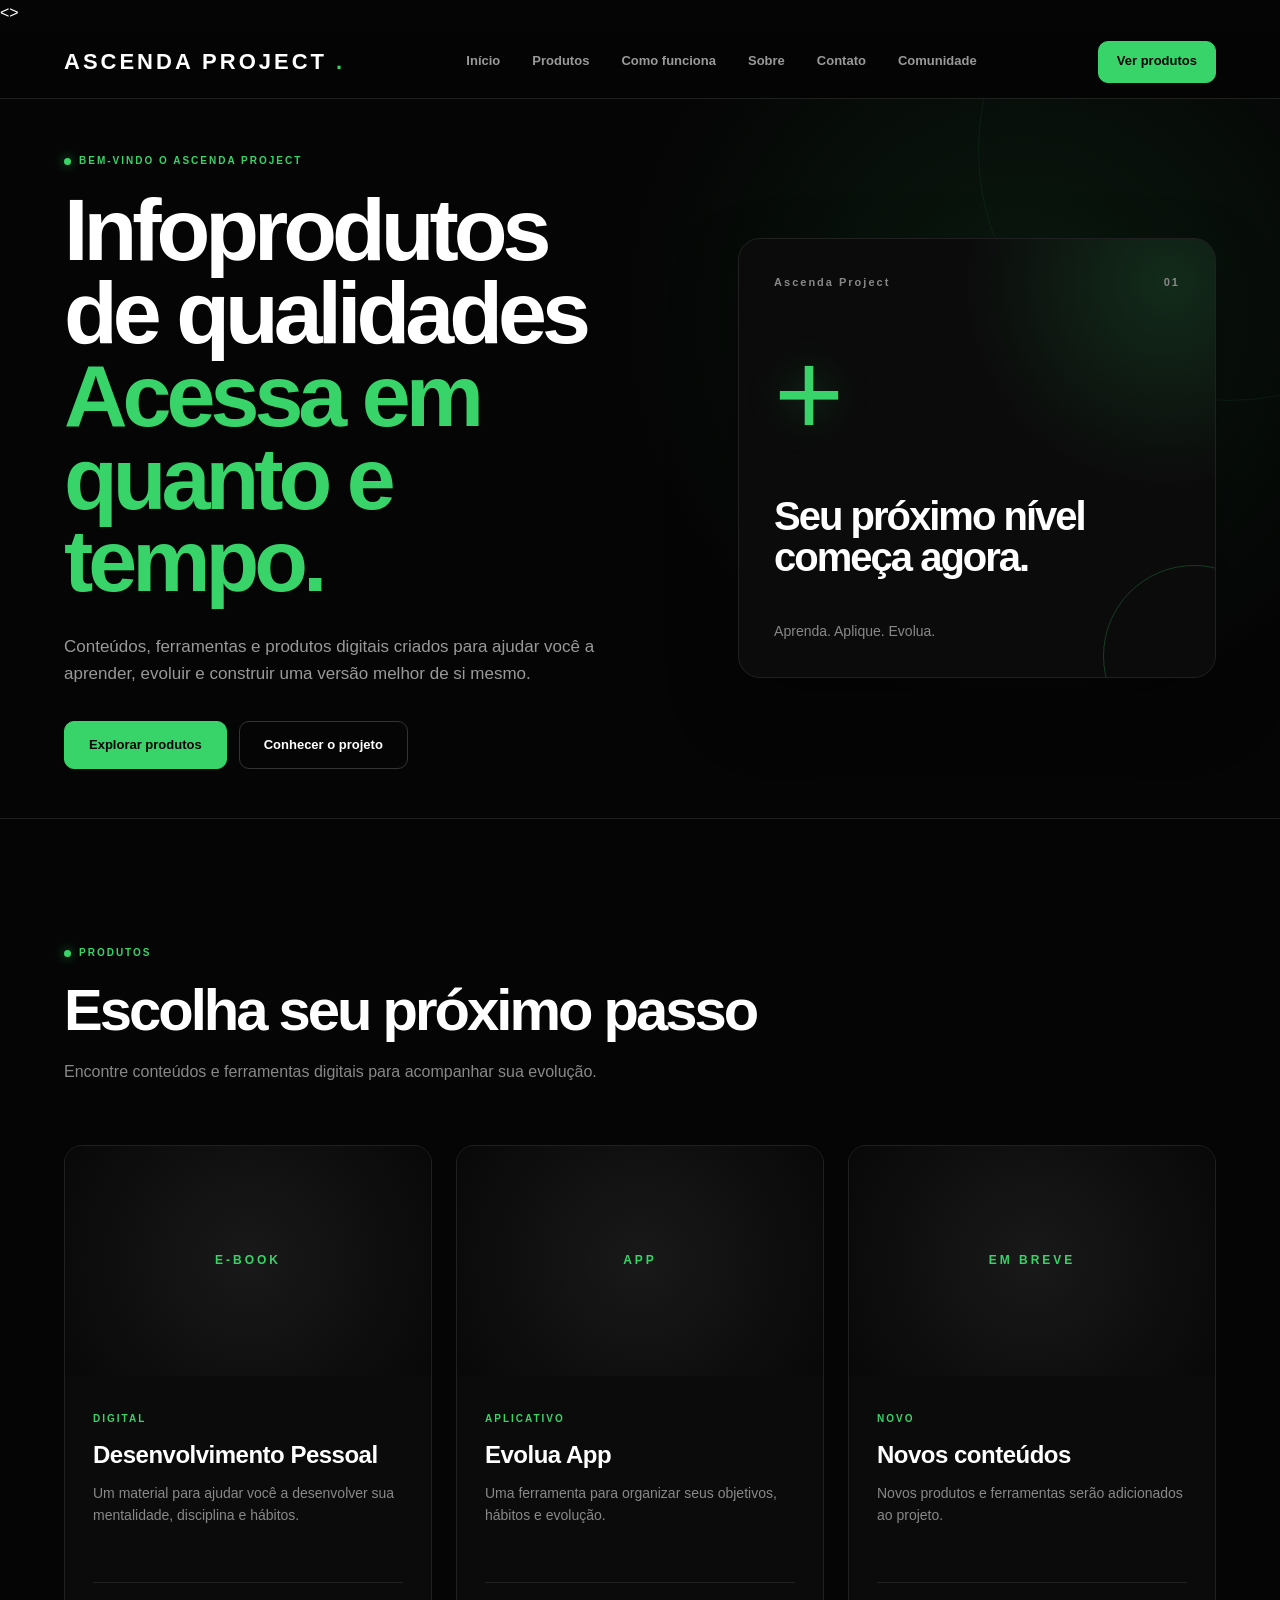
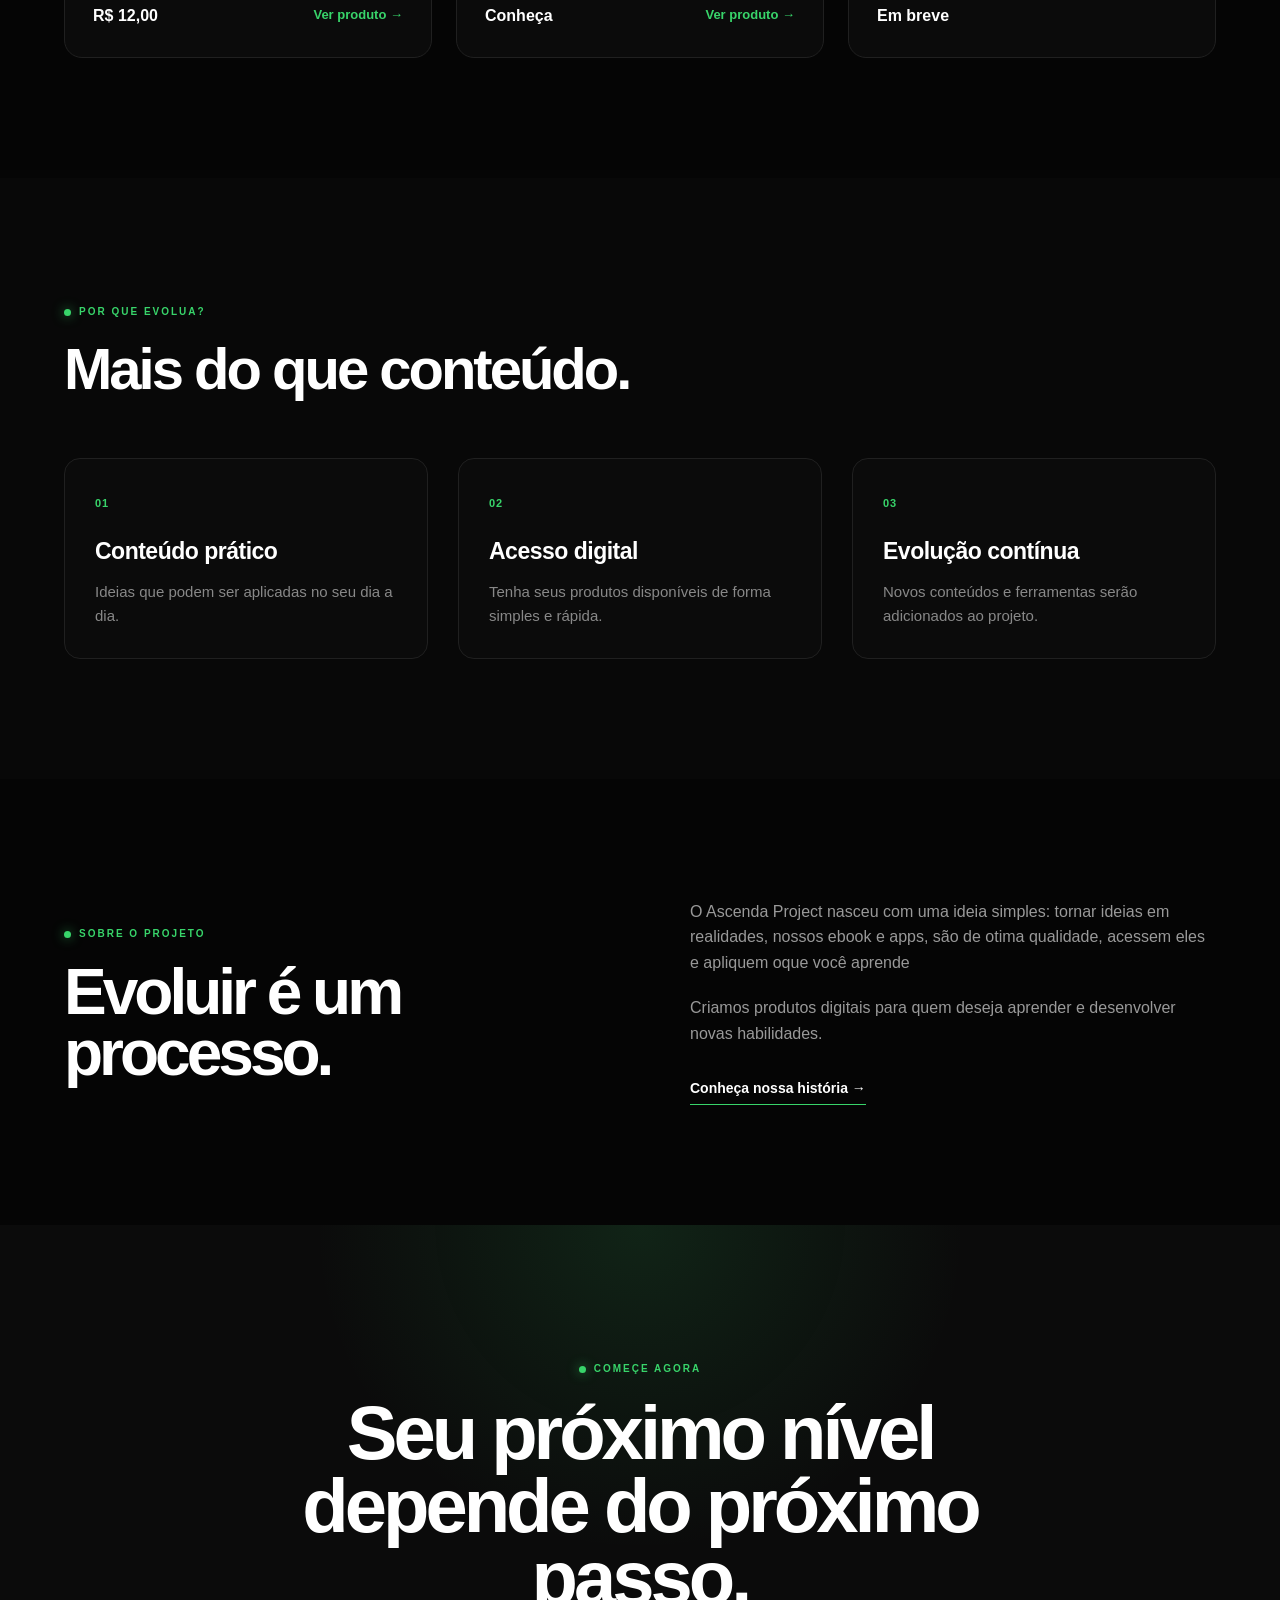
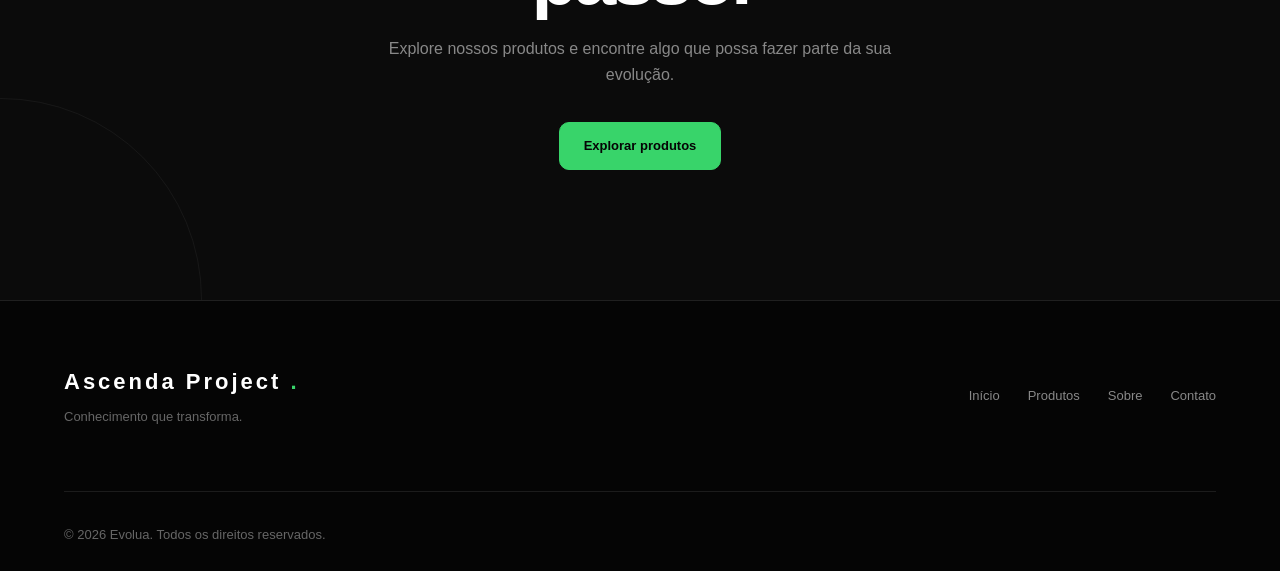
<file: index.html>
<!DOCTYPE html>
<html lang="pt-BR">
<head>
    <meta charset="UTF-8">
    <meta name="viewport" content="width=device-width, initial-scale=1.0">

    <title>Evolua | Infoprodutos</title>

    <meta name="description" content="Conteúdos e ferramentas digitais para ajudar você a evoluir.">

    <link rel="stylesheet" href="index.css">
    <<link rel="stylesheet" href="responsivo.css">>
</head>

<body>

    <!-- HEADER -->
    <header class="header">
        <div class="container nav">

            <a href="index.html" class="logo">
                ASCENDA PROJECT
            </a>

            <nav>
                <a href="index.html">Início</a>
                <a href="produtos.html">Produtos</a>
                <a href="como.html">Como funciona</a>
                <a href="descrição.html">Sobre</a>
                <a href="contato.html">Contato</a>
                <a href="comunidade.html">Comunidade</a>
            </nav>

            <a href="produtos.html" class="btn btn-small">
                Ver produtos
            </a>

        </div>
    </header>


    <!-- HERO -->
    <main>

        <section class="hero">

            <div class="container hero-content">

                <div class="hero-text">

                    <span class="tag">
                        Bem-vindo o Ascenda Project
                    </span>

                    <h1>
                        Infoprodutos de qualidades
                        <span>Acessa em quanto e tempo.</span>
                    </h1>

                    <p>
                        Conteúdos, ferramentas e produtos digitais
                        criados para ajudar você a aprender, evoluir
                        e construir uma versão melhor de si mesmo.
                    </p>

                    <div class="hero-buttons">

                        <a href="produtos.html" class="btn">
                            Explorar produtos
                        </a>

                        <a href="#sobre" class="btn btn-outline">
                            Conhecer o projeto
                        </a>

                    </div>

                </div>

                <div class="hero-card">

                    <div class="card-top">
                        <span>Ascenda Project</span>
                        <span>01</span>
                    </div>

                    <div class="hero-symbol">
                        +
                    </div>

                    <h2>
                        Seu próximo nível
                        começa agora.
                    </h2>

                    <p>
                        Aprenda. Aplique. Evolua.
                    </p>

                </div>

            </div>

        </section>


        <!-- PRODUTOS -->
        <section class="products">

            <div class="container">

                <div class="section-title">

                    <span class="tag">
                        PRODUTOS
                    </span>

                    <h2>
                        Escolha seu próximo passo
                    </h2>

                    <p>
                        Encontre conteúdos e ferramentas digitais
                        para acompanhar sua evolução.
                    </p>

                </div>


                <div class="products-grid">

                    <!-- PRODUTO 1 -->
                    <article class="product-card">

                        <div class="product-image">
                            <span>E-BOOK</span>
                        </div>

                        <div class="product-content">

                            <span class="product-type">
                                DIGITAL
                            </span>

                            <h3>
                                Desenvolvimento Pessoal
                            </h3>

                            <p>
                                Um material para ajudar você a
                                desenvolver sua mentalidade,
                                disciplina e hábitos.
                            </p>

                            <div class="product-bottom">

                                <strong>
                                    R$ 12,00
                                </strong>

                                <a href="produto-ebook.html">
                                    Ver produto →
                                </a>

                            </div>

                        </div>

                    </article>


                    <!-- PRODUTO 2 -->
                    <article class="product-card">

                        <div class="product-image">
                            <span>APP</span>
                        </div>

                        <div class="product-content">

                            <span class="product-type">
                                APLICATIVO
                            </span>

                            <h3>
                                Evolua App
                            </h3>

                            <p>
                                Uma ferramenta para organizar
                                seus objetivos, hábitos e evolução.
                            </p>

                            <div class="product-bottom">

                                <strong>
                                    Conheça
                                </strong>

                                <a href="produto-app.html">
                                    Ver produto →
                                </a>

                            </div>

                        </div>

                    </article>


                    <!-- PRODUTO 3 -->
                    <article class="product-card">

                        <div class="product-image">
                            <span>EM BREVE</span>
                        </div>

                        <div class="product-content">

                            <span class="product-type">
                                NOVO
                            </span>

                            <h3>
                                Novos conteúdos
                            </h3>

                            <p>
                                Novos produtos e ferramentas serão
                                adicionados ao projeto.
                            </p>

                            <div class="product-bottom">

                                <strong>
                                    Em breve
                                </strong>

                            </div>

                        </div>

                    </article>

                </div>

            </div>

        </section>


        <!-- BENEFÍCIOS -->
        <section class="benefits">

            <div class="container">

                <div class="section-title">

                    <span class="tag">
                        POR QUE EVOLUA?
                    </span>

                    <h2>
                        Mais do que conteúdo.
                    </h2>

                </div>


                <div class="benefits-grid">

                    <div class="benefit">
                        <span>01</span>

                        <h3>
                            Conteúdo prático
                        </h3>

                        <p>
                            Ideias que podem ser aplicadas
                            no seu dia a dia.
                        </p>
                    </div>


                    <div class="benefit">
                        <span>02</span>

                        <h3>
                            Acesso digital
                        </h3>

                        <p>
                            Tenha seus produtos disponíveis
                            de forma simples e rápida.
                        </p>
                    </div>


                    <div class="benefit">
                        <span>03</span>

                        <h3>
                            Evolução contínua
                        </h3>

                        <p>
                            Novos conteúdos e ferramentas
                            serão adicionados ao projeto.
                        </p>
                    </div>

                </div>

            </div>

        </section>


        <!-- SOBRE -->
        <section class="about" id="sobre">

            <div class="container about-content">

                <div>

                    <span class="tag">
                        SOBRE O PROJETO
                    </span>

                    <h2>
                        Evoluir é um processo.
                    </h2>

                </div>

                <div>

                    <p>
                        O Ascenda Project nasceu com uma ideia simples:
                        tornar ideias em realidades, nossos ebook e apps, são de 
                        otima qualidade, acessem eles e apliquem oque você aprende
                
                    </p>

                    <p>
                        Criamos produtos digitais para quem deseja
                        aprender e desenvolver novas
                        habilidades.
                    </p>

                    <a href="sobre.html" class="text-link">
                        Conheça nossa história →
                    </a>

                </div>

            </div>

        </section>


        <!-- CTA -->
        <section class="cta">

            <div class="container">

                <span class="tag">
                    COMEÇE AGORA
                </span>

                <h2>
                    Seu próximo nível
                    depende do próximo passo.
                </h2>

                <p>
                    Explore nossos produtos e encontre algo
                    que possa fazer parte da sua evolução.
                </p>

                <a href="produtos.html" class="btn">
                    Explorar produtos
                </a>

            </div>

        </section>

    </main>


    <!-- FOOTER -->
    <footer class="footer">

        <div class="container footer-content">

            <div>

                <div class="logo">
                    Ascenda Project
                </div>

                <p>
                    Conhecimento que transforma.
                </p>

            </div>


            <div class="footer-links">

                <a href="index.html">Início</a>
                <a href="produtos.html">Produtos</a>
                <a href="sobre.html">Sobre</a>
                <a href="contato.html">Contato</a>

            </div>

        </div>


        <div class="container copyright">

            <p>
                © 2026 Evolua. Todos os direitos reservados.
            </p>

        </div>

    </footer>


</body>
</html>
</file>
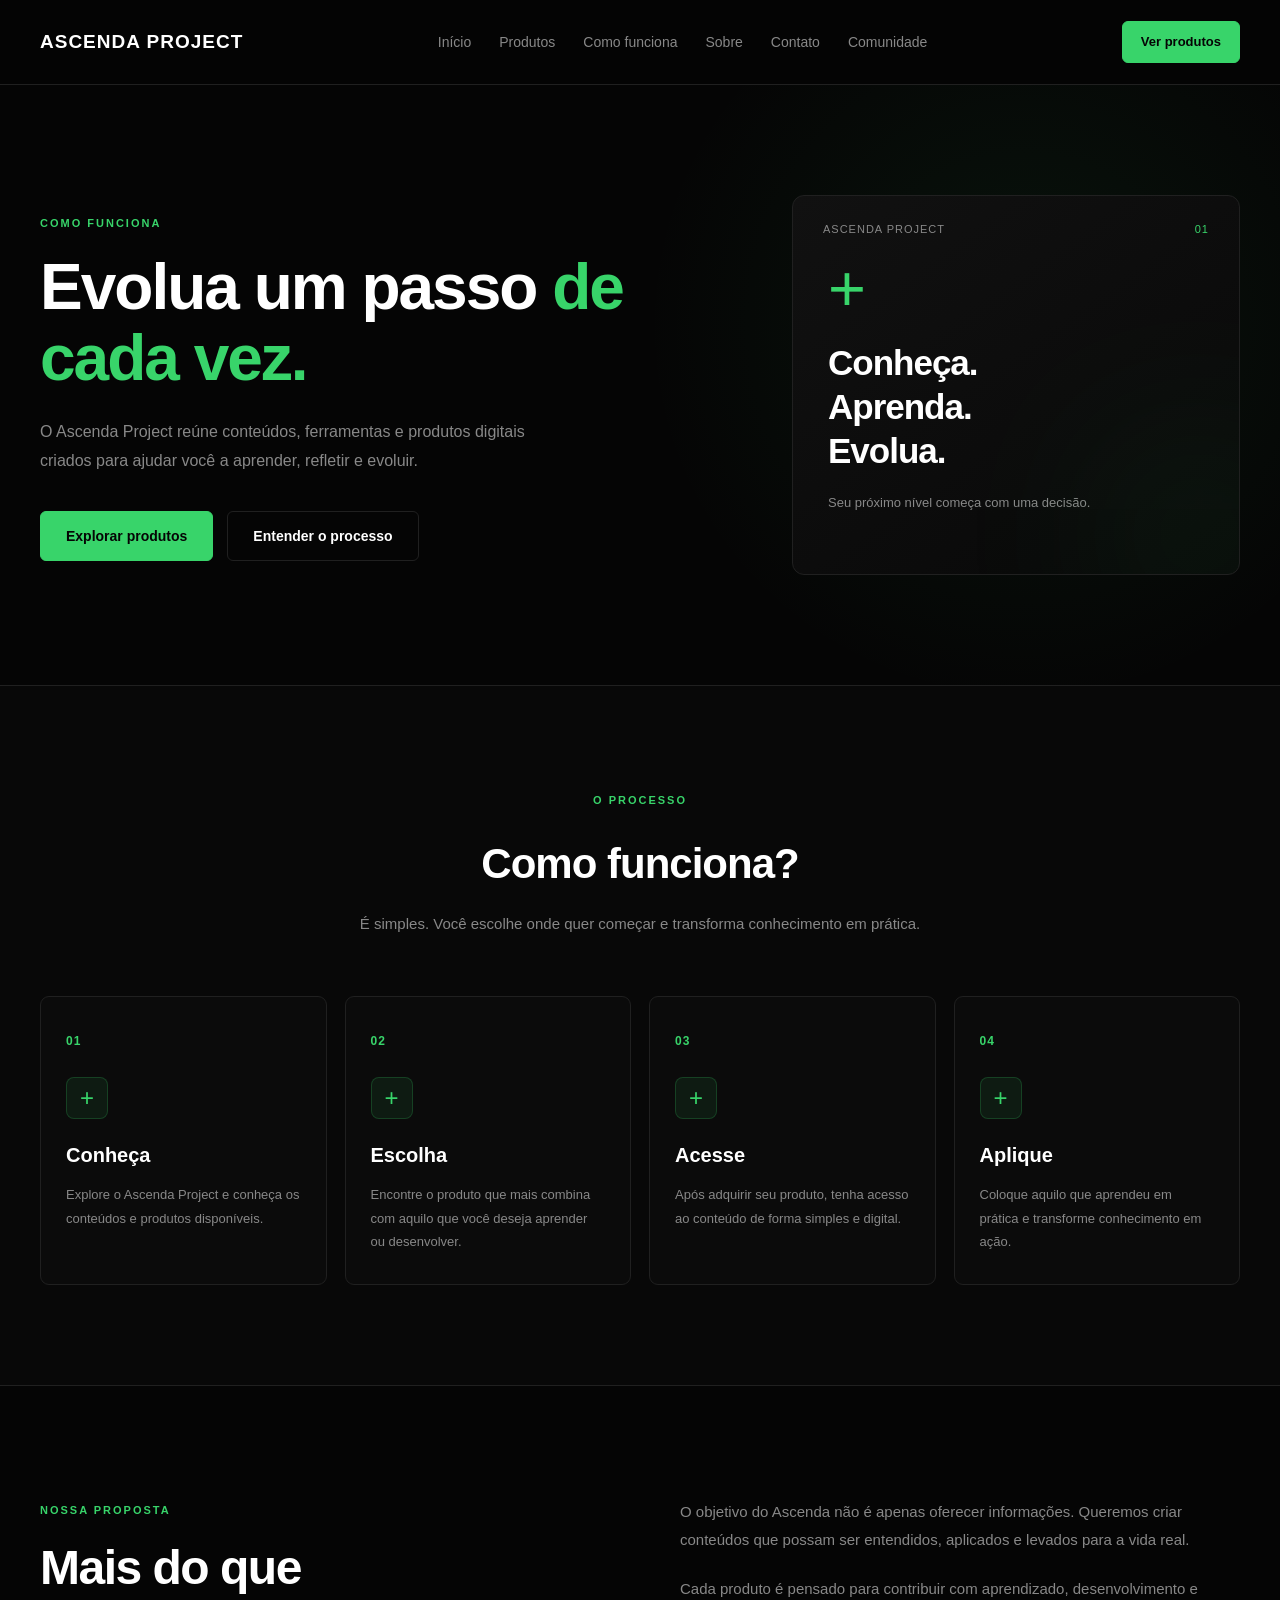
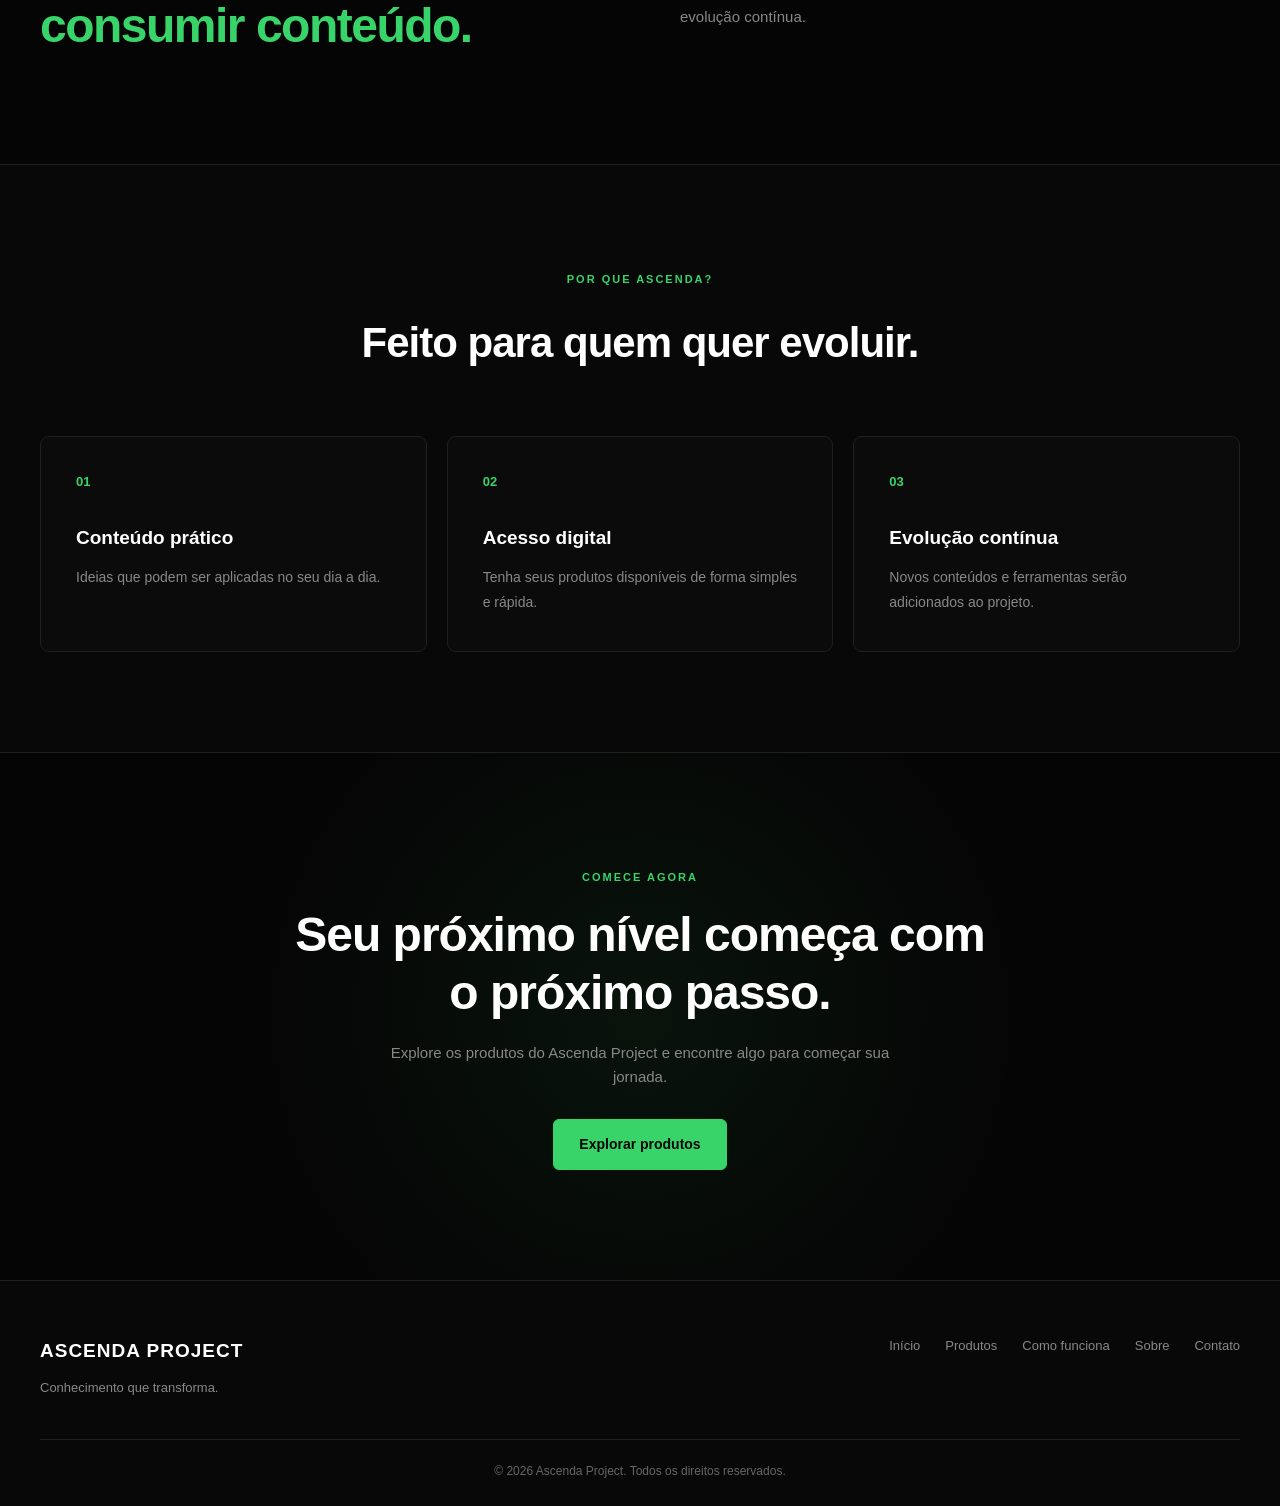
<file: como.html>
<!DOCTYPE html>
<html lang="pt-BR">

<head>
    <meta charset="UTF-8">
    <meta name="viewport" content="width=device-width, initial-scale=1.0">

    <title>Como funciona | Ascenda Project</title>

    <meta name="description"
        content="Entenda como funciona o Ascenda Project e comece sua jornada de evolução.">

    <link rel="stylesheet" href="como.css">
    <link rel="stylesheet" href="centralizar.css">
</head>

<body>

    <!-- HEADER -->
    <header class="header">

        <div class="container nav">

            <a href="index.html" class="logo">
                ASCENDA PROJECT
            </a>

          <nav>
    <a href="index.html">Início</a>
    <a href="produtos.html">Produtos</a>
    <a href="como.html">Como funciona</a>
    <a href="descrição.html">Sobre</a>
    <a href="contato.html">Contato</a>
    <a href="comunidade.html">Comunidade</a>
</nav>

            <a href="produtos.html" class="btn btn-small">
                Ver produtos
            </a>

        </div>

    </header>


    <main>

        <!-- HERO -->
        <section class="hero">

            <div class="container hero-content">

                <div class="hero-text">

                    <span class="tag">
                        COMO FUNCIONA
                    </span>

                    <h1>
                        Evolua um passo
                        <span>de cada vez.</span>
                    </h1>

                    <p>
                        O Ascenda Project reúne conteúdos, ferramentas
                        e produtos digitais criados para ajudar você
                        a aprender, refletir e evoluir.
                    </p>

                    <div class="hero-buttons">

                        <a href="produtos.html" class="btn">
                            Explorar produtos
                        </a>

                        <a href="#processo" class="btn btn-outline">
                            Entender o processo
                        </a>

                    </div>

                </div>


                <div class="hero-card">

                    <div class="card-top">
                        <span>Ascenda project</span>
                        <span>01</span>
                    </div>

                    <div class="hero-symbol">
                        +
                    </div>

                    <h2>
                        Conheça.
                        <br>
                        Aprenda.
                        <br>
                        Evolua.
                    </h2>

                    <p>
                        Seu próximo nível começa com uma decisão.
                    </p>

                </div>

            </div>

        </section>


        <!-- PROCESSO -->
        <section class="process" id="processo">

            <div class="container">

                <div class="section-title">

                    <span class="tag">
                        O PROCESSO
                    </span>

                    <h2>
                        Como funciona?
                    </h2>

                    <p>
                        É simples. Você escolhe onde quer começar
                        e transforma conhecimento em prática.
                    </p>

                </div>


                <div class="process-grid">

                    <!-- PASSO 01 -->
                    <article class="process-card">

                        <span class="process-number">
                            01
                        </span>

                        <div class="process-icon">
                            +
                        </div>

                        <h3>
                            Conheça
                        </h3>

                        <p>
                            Explore o Ascenda Project e conheça
                            os conteúdos e produtos disponíveis.
                        </p>

                    </article>


                    <!-- PASSO 02 -->
                    <article class="process-card">

                        <span class="process-number">
                            02
                        </span>

                        <div class="process-icon">
                            +
                        </div>

                        <h3>
                            Escolha
                        </h3>

                        <p>
                            Encontre o produto que mais combina
                            com aquilo que você deseja aprender
                            ou desenvolver.
                        </p>

                    </article>


                    <!-- PASSO 03 -->
                    <article class="process-card">

                        <span class="process-number">
                            03
                        </span>

                        <div class="process-icon">
                            +
                        </div>

                        <h3>
                            Acesse
                        </h3>

                        <p>
                            Após adquirir seu produto, tenha acesso
                            ao conteúdo de forma simples e digital.
                        </p>

                    </article>


                    <!-- PASSO 04 -->
                    <article class="process-card">

                        <span class="process-number">
                            04
                        </span>

                        <div class="process-icon">
                            +
                        </div>

                        <h3>
                            Aplique
                        </h3>

                        <p>
                            Coloque aquilo que aprendeu em prática
                            e transforme conhecimento em ação.
                        </p>

                    </article>

                </div>

            </div>

        </section>


        <!-- DIFERENCIAL -->
        <section class="difference">

            <div class="container difference-content">

                <div>

                    <span class="tag">
                        NOSSA PROPOSTA
                    </span>

                    <h2>
                        Mais do que
                        <span>consumir conteúdo.</span>
                    </h2>

                </div>


                <div>

                    <p>
                        O objetivo do Ascenda não é apenas oferecer
                        informações. Queremos criar conteúdos que
                        possam ser entendidos, aplicados e levados
                        para a vida real.
                    </p>

                    <p>
                        Cada produto é pensado para contribuir com
                        aprendizado, desenvolvimento e evolução
                        contínua.
                    </p>

                </div>

            </div>

        </section>


        <!-- BENEFÍCIOS -->
        <section class="benefits">

            <div class="container">

                <div class="section-title">

                    <span class="tag">
                        POR QUE ASCENDA?
                    </span>

                    <h2>
                        Feito para quem quer evoluir.
                    </h2>

                </div>


                <div class="benefits-grid">

                    <div class="benefit">

                        <span>
                            01
                        </span>

                        <h3>
                            Conteúdo prático
                        </h3>

                        <p>
                            Ideias que podem ser aplicadas
                            no seu dia a dia.
                        </p>

                    </div>


                    <div class="benefit">

                        <span>
                            02
                        </span>

                        <h3>
                            Acesso digital
                        </h3>

                        <p>
                            Tenha seus produtos disponíveis
                            de forma simples e rápida.
                        </p>

                    </div>


                    <div class="benefit">

                        <span>
                            03
                        </span>

                        <h3>
                            Evolução contínua
                        </h3>

                        <p>
                            Novos conteúdos e ferramentas
                            serão adicionados ao projeto.
                        </p>

                    </div>

                </div>

            </div>

        </section>


        <!-- CTA -->
        <section class="cta">

            <div class="container">

                <span class="tag">
                    COMECE AGORA
                </span>

                <h2>
                    Seu próximo nível
                    começa com o próximo passo.
                </h2>

                <p>
                    Explore os produtos do Ascenda Project
                    e encontre algo para começar sua jornada.
                </p>

                <a href="produtos.html" class="btn">
                    Explorar produtos
                </a>

            </div>

        </section>

    </main>


    <!-- FOOTER -->
    <footer class="footer">

        <div class="container footer-content">

            <div>

                <div class="logo">
                    ASCENDA PROJECT
                </div>

                <p>
                    Conhecimento que transforma.
                </p>

            </div>


            <div class="footer-links">

                <a href="index.html">
                    Início
                </a>

                <a href="produtos.html">
                    Produtos
                </a>

                <a href="como.html">
                    Como funciona
                </a>

                <a href="Descrição.html">
                    Sobre
                </a>

                <a href="contato.html">
                    Contato
                </a>

            </div>

        </div>


        <div class="container copyright">

            <p>
                © 2026 Ascenda Project. Todos os direitos reservados.
            </p>

        </div>

    </footer>

</body>
</html>
</file>
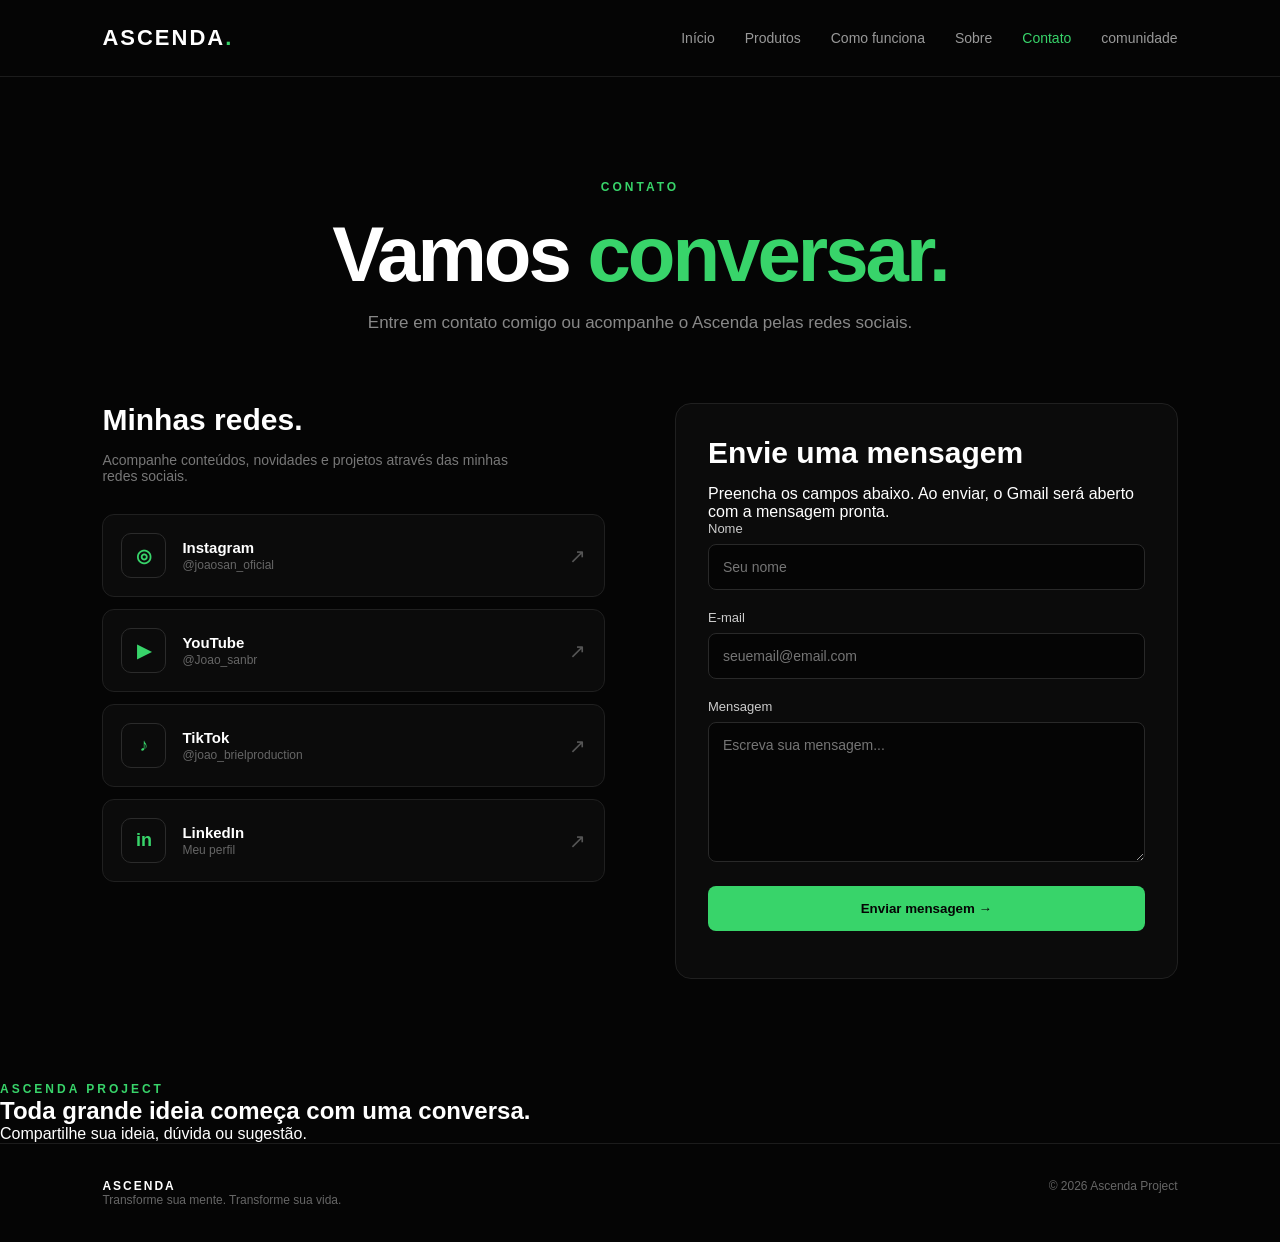
<file: contato.html>
<!DOCTYPE html>
<html lang="pt-BR">
<head>
    <meta charset="UTF-8">
    <meta name="viewport" content="width=device-width, initial-scale=1.0">

    <title>Contato | Ascenda Project</title>

    <link rel="stylesheet" href="contatos.css">
    <link rel="stylesheet" href="responsivo.css">
</head>

<body>

    <header class="header">

        <div class="logo">
            <a href="index.html">ASCENDA</a>
        </div>

        <nav class="nav">
            <a href="index.html">Início</a>
            <a href="produtos.html">Produtos</a>
            <a href="como.html">Como funciona</a>
            <a href="descrição.html">Sobre</a>
            <a href="contato.html" class="active">Contato</a>
                 <a href ="comunidade.html">comunidade</a>
        </nav>

    </header>


    <main>

        <!-- HERO -->

        <section class="contato-hero">

            <span class="tag">CONTATO</span>

            <h1>
                Vamos <span>conversar.</span>
            </h1>

            <p>
                Entre em contato comigo ou acompanhe o Ascenda
                pelas redes sociais.
            </p>

        </section>


        <!-- ÁREA DE CONTATO -->

        <section class="contato-area">

            <!-- INFORMAÇÕES -->

            <div class="contato-info">

                <h2>Minhas redes.</h2>

                <p>
                    Acompanhe conteúdos, novidades e projetos
                    através das minhas redes sociais.
                </p>


                <div class="redes">

                    <!-- INSTAGRAM -->

                    <a
                        href="https://instagram.com/joaosan_oficial"
                        target="_blank"
                        rel="noopener noreferrer"
                        class="rede"
                    >

                        <div class="rede-icon">
                            ◎
                        </div>

                        <div>
                            <h3>Instagram</h3>
                            <p>@joaosan_oficial</p>
                        </div>

                        <span class="seta">↗</span>

                    </a>


                    <!-- YOUTUBE -->

                    <a
                        href="https://youtube.com/@Joao_sanbr"
                        target="_blank"
                        rel="noopener noreferrer"
                        class="rede"
                    >

                        <div class="rede-icon">
                            ▶
                        </div>

                        <div>
                            <h3>YouTube</h3>
                            <p>@Joao_sanbr</p>
                        </div>

                        <span class="seta">↗</span>

                    </a>


                    <!-- TIKTOK -->

                    <a
                        href="https://www.tiktok.com/@joao_brielproduction"
                        target="_blank"
                        rel="noopener noreferrer"
                        class="rede"
                    >

                        <div class="rede-icon">
                            ♪
                        </div>

                        <div>
                            <h3>TikTok</h3>
                            <p>@joao_brielproduction</p>
                        </div>

                        <span class="seta">↗</span>

                    </a>


                    <!-- LINKEDIN -->

                    <a
                        href="https://www.linkedin.com/in/SEU_USUARIO"
                        target="_blank"
                        rel="noopener noreferrer"
                        class="rede"
                    >

                        <div class="rede-icon">
                            in
                        </div>

                        <div>
                            <h3>LinkedIn</h3>
                            <p>Meu perfil</p>
                        </div>

                        <span class="seta">↗</span>

                    </a>

                </div>

            </div>


            <!-- FORMULÁRIO -->

            <div class="contato-form">

                <h2>Envie uma mensagem</h2>

                <p class="form-descricao">
                    Preencha os campos abaixo. Ao enviar,
                    o Gmail será aberto com a mensagem pronta.
                </p>


                <form id="contactForm">

                    <!-- NOME -->

                    <div class="campo">

                        <label for="nome">
                            Nome
                        </label>

                        <input
                            type="text"
                            id="nome"
                            placeholder="Seu nome"
                            required
                        >

                    </div>


                    <!-- EMAIL -->

                    <div class="campo">

                        <label for="email">
                            E-mail
                        </label>

                        <input
                            type="email"
                            id="email"
                            placeholder="seuemail@email.com"
                            required
                        >

                    </div>


                    <!-- MENSAGEM -->

                    <div class="campo">

                        <label for="mensagem">
                            Mensagem
                        </label>

                        <textarea
                            id="mensagem"
                            placeholder="Escreva sua mensagem..."
                            required
                        ></textarea>

                    </div>


                    <!-- BOTÃO -->

                    <button type="submit">
                        Enviar mensagem →
                    </button>


                    <!-- STATUS -->

                    <p id="status"></p>

                </form>

            </div>

        </section>


        <!-- FINAL -->

        <section class="contato-final">

            <span class="tag">
                ASCENDA PROJECT
            </span>

            <h2>
                Toda grande ideia começa com uma conversa.
            </h2>

            <p>
                Compartilhe sua ideia, dúvida ou sugestão.
            </p>

        </section>

    </main>


    <!-- FOOTER -->

    <footer class="footer">

        <div>

            <strong>ASCENDA</strong>

            <p>
                Transforme sua mente. Transforme sua vida.
            </p>

        </div>

        <p>
            © 2026 Ascenda Project
        </p>

    </footer>


    <!-- JAVASCRIPT -->

    <script>

        const form = document.getElementById("contactForm");

        const status = document.getElementById("status");


        form.addEventListener("submit", function(event) {

            event.preventDefault();


            const nome =
                document.getElementById("nome").value.trim();


            const email =
                document.getElementById("email").value.trim();


            const mensagem =
                document.getElementById("mensagem").value.trim();


            /*
             * COLOQUE SEU GMAIL AQUI
             */

            const meuEmail = "gomesdasilvajoaogabrieljg@gmail.com";


            const assunto =
                "Contato pelo Ascenda Project";


            const corpo = `
Olá, Ascenda Project!

Nome: ${nome}

E-mail: ${email}

Mensagem:

${mensagem}

--------------------------------
Enviado através do site Ascenda Project.
            `;


            const gmailURL =
                "https:gomesdasilvajoaogabrieljg//mail.google.com/mail/?view=cm&fs=1" +
                "&to=" + encodeURIComponent(meuEmail) +
                "&su=" + encodeURIComponent(assunto) +
                "&body=" + encodeURIComponent(corpo);


            window.open(
                gmailURL,
                "_blank"
            );


            status.textContent =
                "Abrindo o Gmail...";

            status.className =
                "sucesso";

        });

    </script>

</body>
</html>
</file>
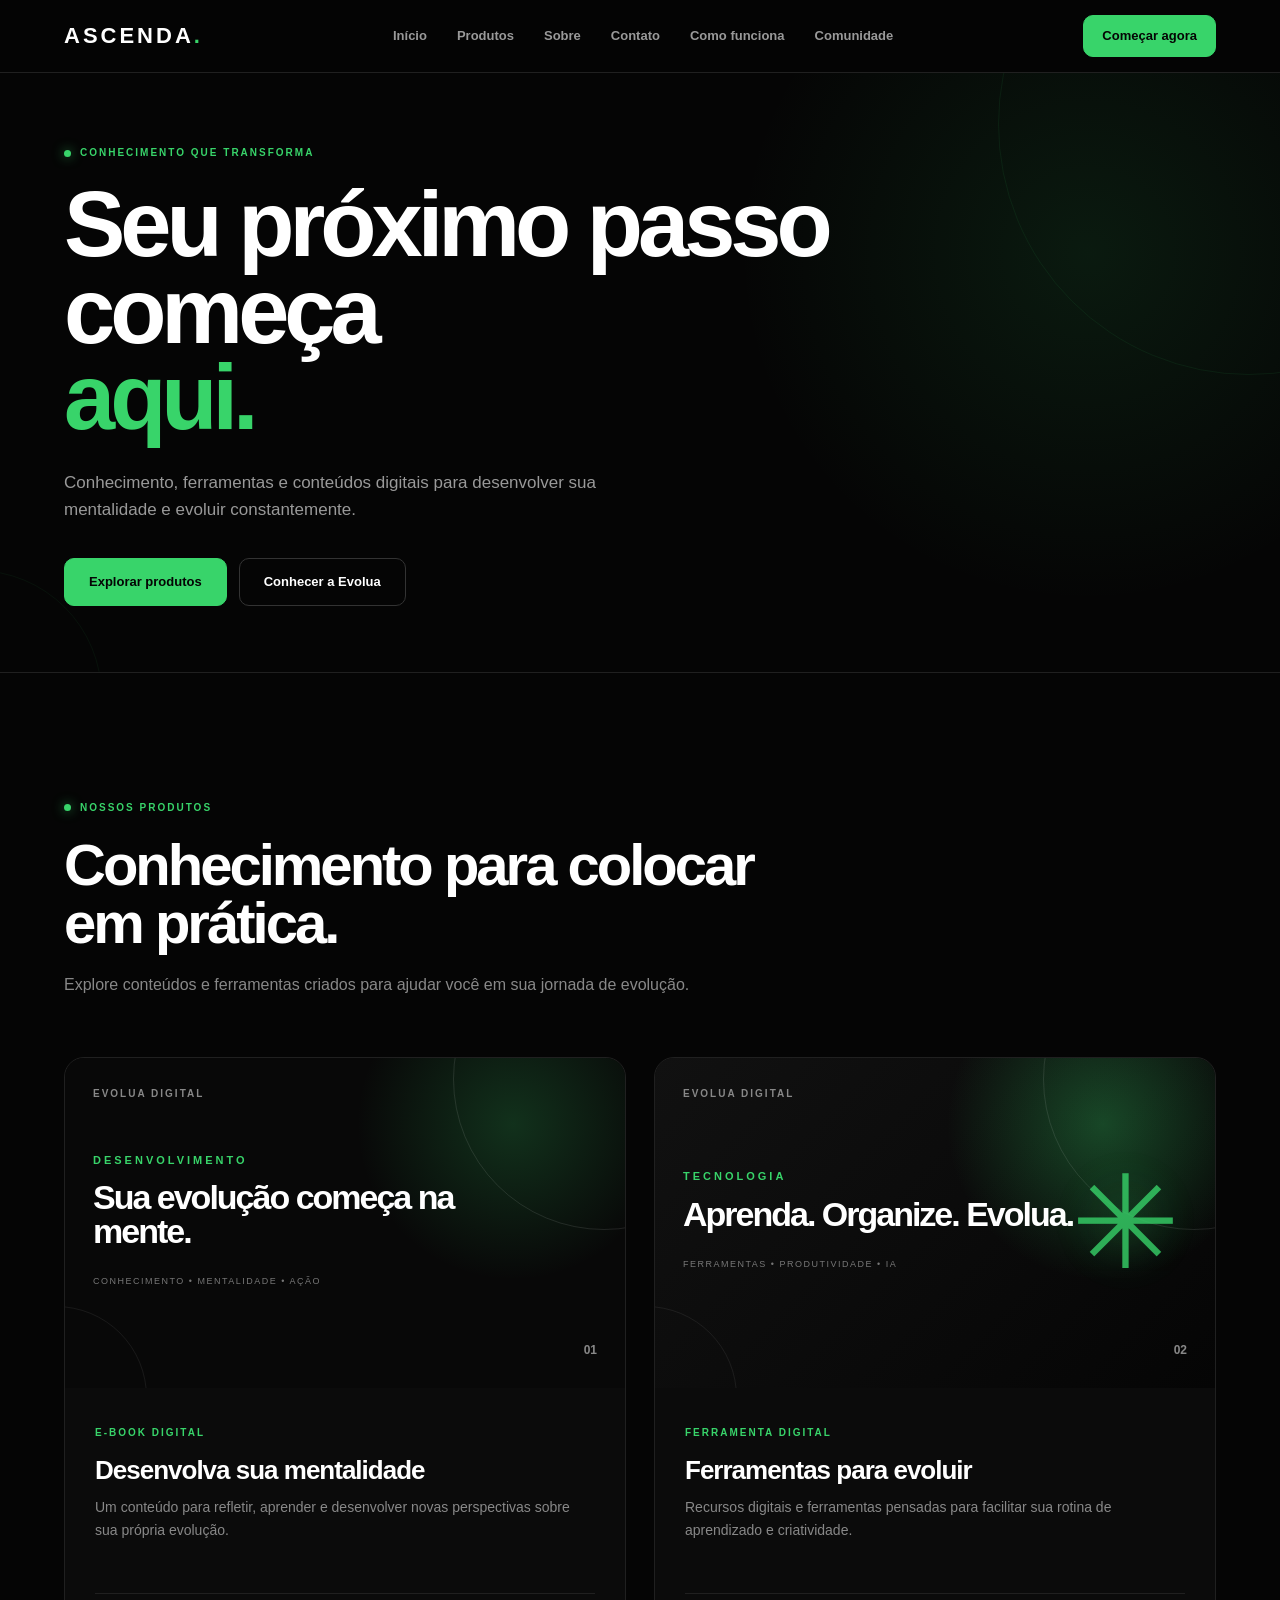
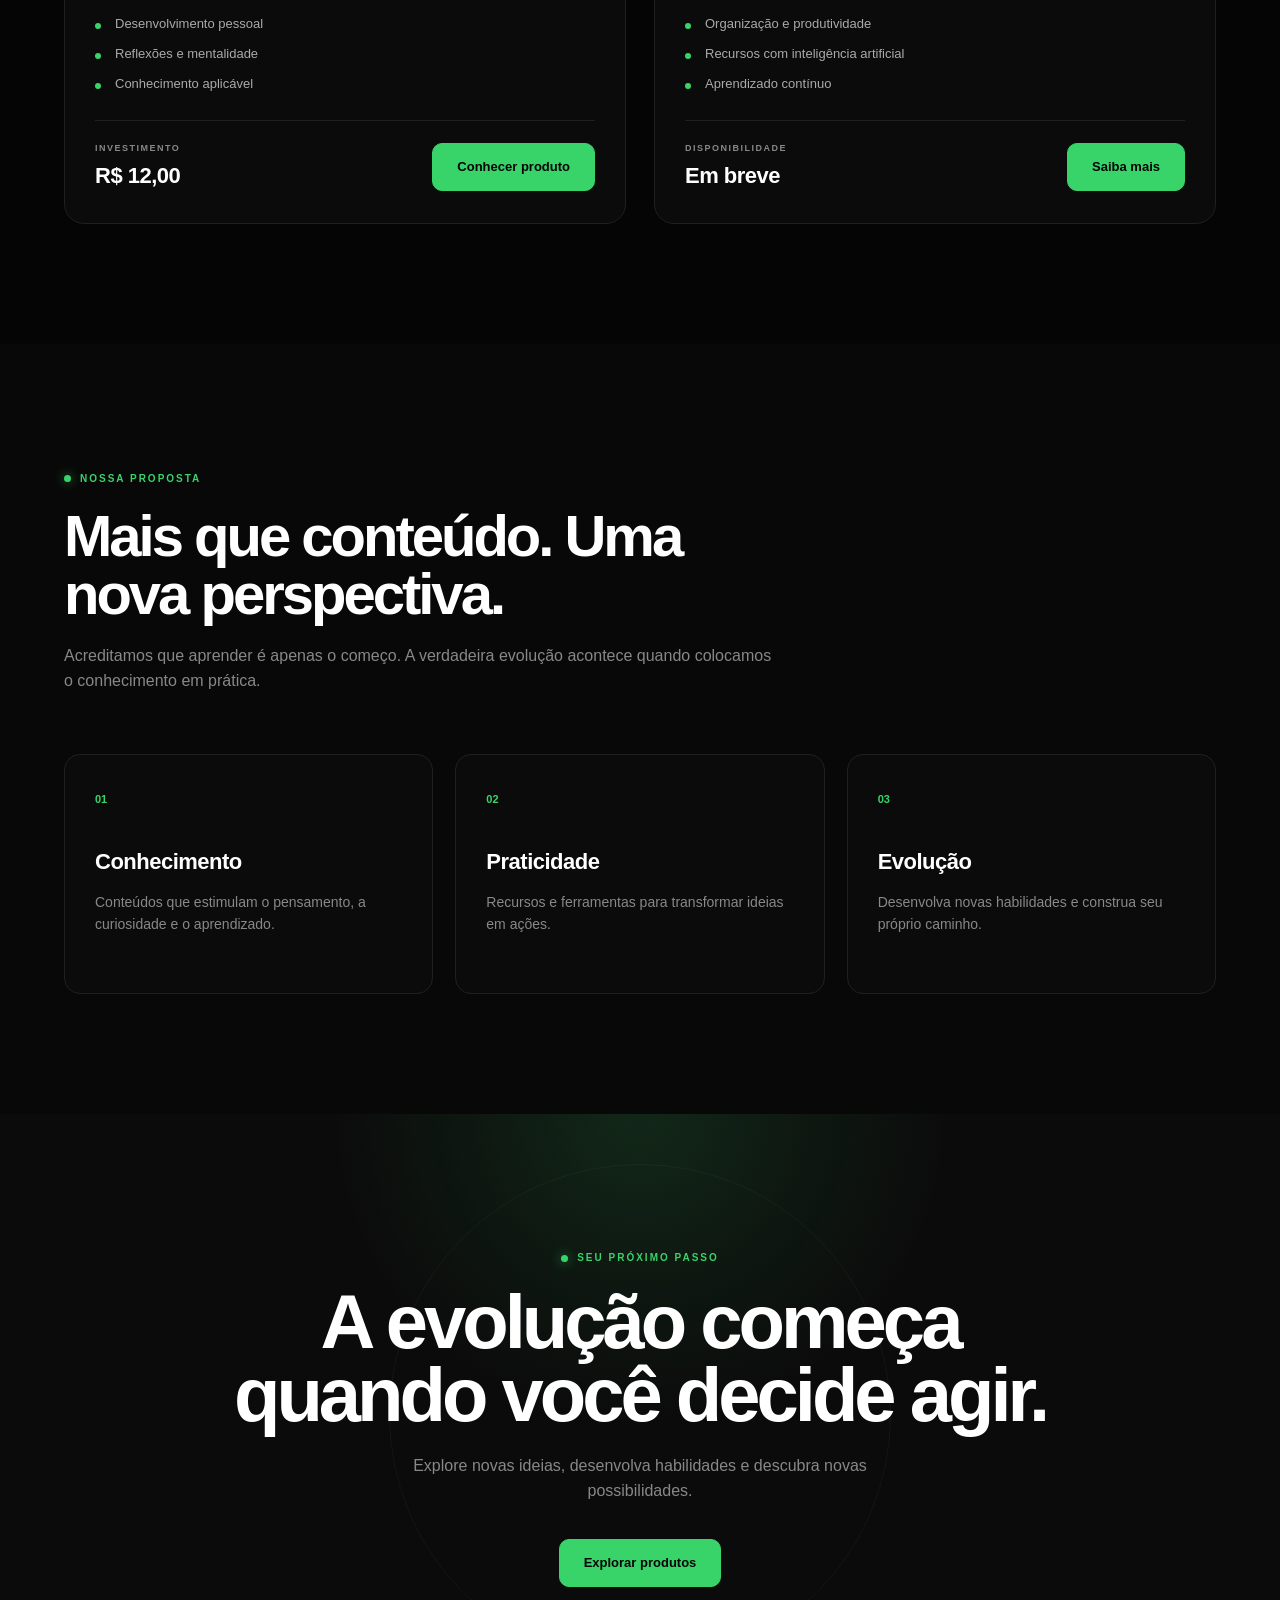
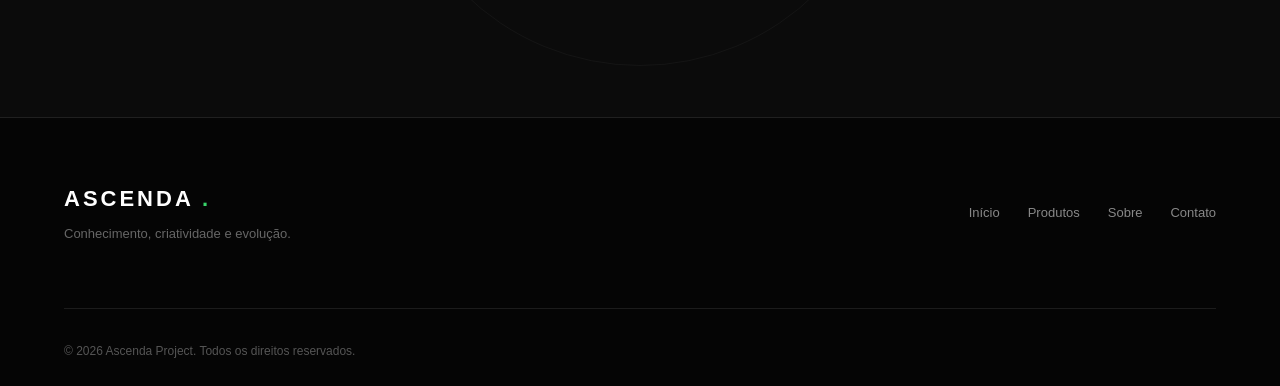
<file: descrição.html>
<!DOCTYPE html>
<html lang="pt-BR">

<head>
    <meta charset="UTF-8">
    <meta name="viewport" content="width=device-width, initial-scale=1.0">

    <title>Produtos | Evolua</title>

    <meta name="description" content="Conheça os produtos digitais da Evolua e encontre ferramentas para seu desenvolvimento pessoal.">
<link rel="stylesheet" href="centralizar.css">
    <link rel="stylesheet" href="descrição.css">
</head>

<body>

    <!-- HEADER -->
    <header class="header">
        <div class="container nav">

            <a href="index.html" class="logo">ASCENDA</a>

            <button class="menu-toggle" id="menuToggle"
                aria-label="Abrir menu"
                aria-expanded="false"
                aria-controls="navLinks">

                <span></span>
                <span></span>
                <span></span>

            </button>

            <nav id="navLinks">
                <a href="index.html">Início</a>
                <a href="produtos.html">Produtos</a>
                <a href="descrição.html">Sobre</a>
                <a href="contato.html">Contato</a>
                <a href="como.html">Como funciona</a>
                <a href="comunidade.html">Comunidade</a>
                
            </nav>

            <a href="#produtos" class="btn btn-small nav-button">
                Começar agora
            </a>

        </div>
    </header>


    <!-- HERO -->
    <section class="products-hero">

        <div class="container">

            <span class="tag">CONHECIMENTO QUE TRANSFORMA</span>

            <h1>
                Seu próximo passo começa
                <span>aqui.</span>
            </h1>

            <p>
                Conhecimento, ferramentas e conteúdos digitais
                para desenvolver sua mentalidade e evoluir
                constantemente.
            </p>

            <div class="hero-buttons">

                <a href="#produtos" class="btn">
                    Explorar produtos
                </a>

                <a href="#porque" class="btn btn-outline">
                    Conhecer a Evolua
                </a>

            </div>

        </div>

    </section>


    <!-- PRODUTOS -->
    <section class="products-section" id="produtos">

        <div class="container">

            <div class="section-title">

                <span class="tag">NOSSOS PRODUTOS</span>

                <h2>
                    Conhecimento para colocar em prática.
                </h2>

                <p>
                    Explore conteúdos e ferramentas criados
                    para ajudar você em sua jornada de evolução.
                </p>

            </div>


            <div class="products-grid">

                <!-- PRODUTO 1 -->
                <article class="product-card">

                    <div class="product-image ebook-cover">

                        <span class="cover-label">
                            EVOLUA DIGITAL
                        </span>

                        <div class="cover-content">

                            <span>DESENVOLVIMENTO</span>

                            <h2>
                                Sua evolução começa na mente.
                            </h2>

                            <small>
                                CONHECIMENTO • MENTALIDADE • AÇÃO
                            </small>

                        </div>

                        <span class="cover-number">01</span>

                    </div>


                    <div class="product-content">

                        <span class="product-type">E-BOOK DIGITAL</span>

                        <h3>Desenvolva sua mentalidade</h3>

                        <p>
                            Um conteúdo para refletir, aprender
                            e desenvolver novas perspectivas
                            sobre sua própria evolução.
                        </p>

                        <ul class="product-list">
                            <li>Desenvolvimento pessoal</li>
                            <li>Reflexões e mentalidade</li>
                            <li>Conhecimento aplicável</li>
                        </ul>

                        <div class="product-bottom">

                            <div class="price">
                                <small>INVESTIMENTO</small>
                                <strong>R$ 12,00</strong>
                            </div>

                            <a href="#" class="btn buy-button">
                                Conhecer produto
                            </a>

                        </div>

                    </div>

                </article>


                <!-- PRODUTO 2 -->
                <article class="product-card">

                    <div class="product-image app-cover">

                        <span class="cover-label">
                            EVOLUA DIGITAL
                        </span>

                        <div class="cover-content">

                            <span>TECNOLOGIA</span>

                            <h2>
                                Aprenda. Organize. Evolua.
                            </h2>

                            <small>
                                FERRAMENTAS • PRODUTIVIDADE • IA
                            </small>

                        </div>

                        <span class="app-symbol">✳</span>

                        <span class="cover-number">02</span>

                    </div>


                    <div class="product-content">

                        <span class="product-type">FERRAMENTA DIGITAL</span>

                        <h3>Ferramentas para evoluir</h3>

                        <p>
                            Recursos digitais e ferramentas
                            pensadas para facilitar sua rotina
                            de aprendizado e criatividade.
                        </p>

                        <ul class="product-list">
                            <li>Organização e produtividade</li>
                            <li>Recursos com inteligência artificial</li>
                            <li>Aprendizado contínuo</li>
                        </ul>

                        <div class="product-bottom">

                            <div class="price">
                                <small>DISPONIBILIDADE</small>
                                <strong>Em breve</strong>
                            </div>

                            <a href="#contato" class="btn buy-button">
                                Saiba mais
                            </a>

                        </div>

                    </div>

                </article>

            </div>

        </div>

    </section>


    <!-- POR QUE EVOLUA -->
    <section class="why-section" id="porque">

        <div class="container">

            <div class="section-title">

                <span class="tag">NOSSA PROPOSTA</span>

                <h2>
                    Mais que conteúdo. Uma nova perspectiva.
                </h2>

                <p>
                    Acreditamos que aprender é apenas o começo.
                    A verdadeira evolução acontece quando
                    colocamos o conhecimento em prática.
                </p>

            </div>


            <div class="why-grid">

                <article class="why-card">

                    <span>01</span>

                    <h3>Conhecimento</h3>

                    <p>
                        Conteúdos que estimulam o pensamento,
                        a curiosidade e o aprendizado.
                    </p>

                </article>


                <article class="why-card">

                    <span>02</span>

                    <h3>Praticidade</h3>

                    <p>
                        Recursos e ferramentas para transformar
                        ideias em ações.
                    </p>

                </article>


                <article class="why-card">

                    <span>03</span>

                    <h3>Evolução</h3>

                    <p>
                        Desenvolva novas habilidades e construa
                        seu próprio caminho.
                    </p>

                </article>

            </div>

        </div>

    </section>


    <!-- CTA -->
    <section class="products-cta" id="contato">

        <div class="container">

            <span class="tag">SEU PRÓXIMO PASSO</span>

            <h2>
                A evolução começa quando você decide agir.
            </h2>

            <p>
                Explore novas ideias, desenvolva habilidades
                e descubra novas possibilidades.
            </p>

            <a href="#produtos" class="btn">
                Explorar produtos
            </a>

        </div>

    </section>


    <!-- FOOTER -->
    <footer class="footer">

        <div class="container">

            <div class="footer-content">

                <div>

                    <a href="index.html" class="logo">
                        ASCENDA
                    </a>

                    <p>
                        Conhecimento, criatividade e evolução.
                    </p>

                </div>


                <div class="footer-links">

                    <a href="index.html">Início</a>
                    <a href="produtos.html">Produtos</a>
                    <a href="sobre.html">Sobre</a>
                    <a href="contato.html">Contato</a>

                </div>

            </div>

            <div class="copyright">

                <p>
                    © 2026 Ascenda Project. Todos os direitos reservados.
                </p>

            </div>

        </div>

    </footer>


    <!-- MENU JAVASCRIPT -->
    <script>

        const menuToggle = document.getElementById("menuToggle");
        const navLinks = document.getElementById("navLinks");

        menuToggle.addEventListener("click", () => {

            const aberto = navLinks.classList.toggle("open");

            menuToggle.classList.toggle("active", aberto);

            menuToggle.setAttribute("aria-expanded", aberto);

            menuToggle.setAttribute(
                "aria-label",
                aberto ? "Fechar menu" : "Abrir menu"
            );

        });


        navLinks.querySelectorAll("a").forEach(link => {

            link.addEventListener("click", () => {

                navLinks.classList.remove("open");
                menuToggle.classList.remove("active");

                menuToggle.setAttribute("aria-expanded", "false");
                menuToggle.setAttribute("aria-label", "Abrir menu");

            });

        });

    </script>

</body>
</html>
</file>
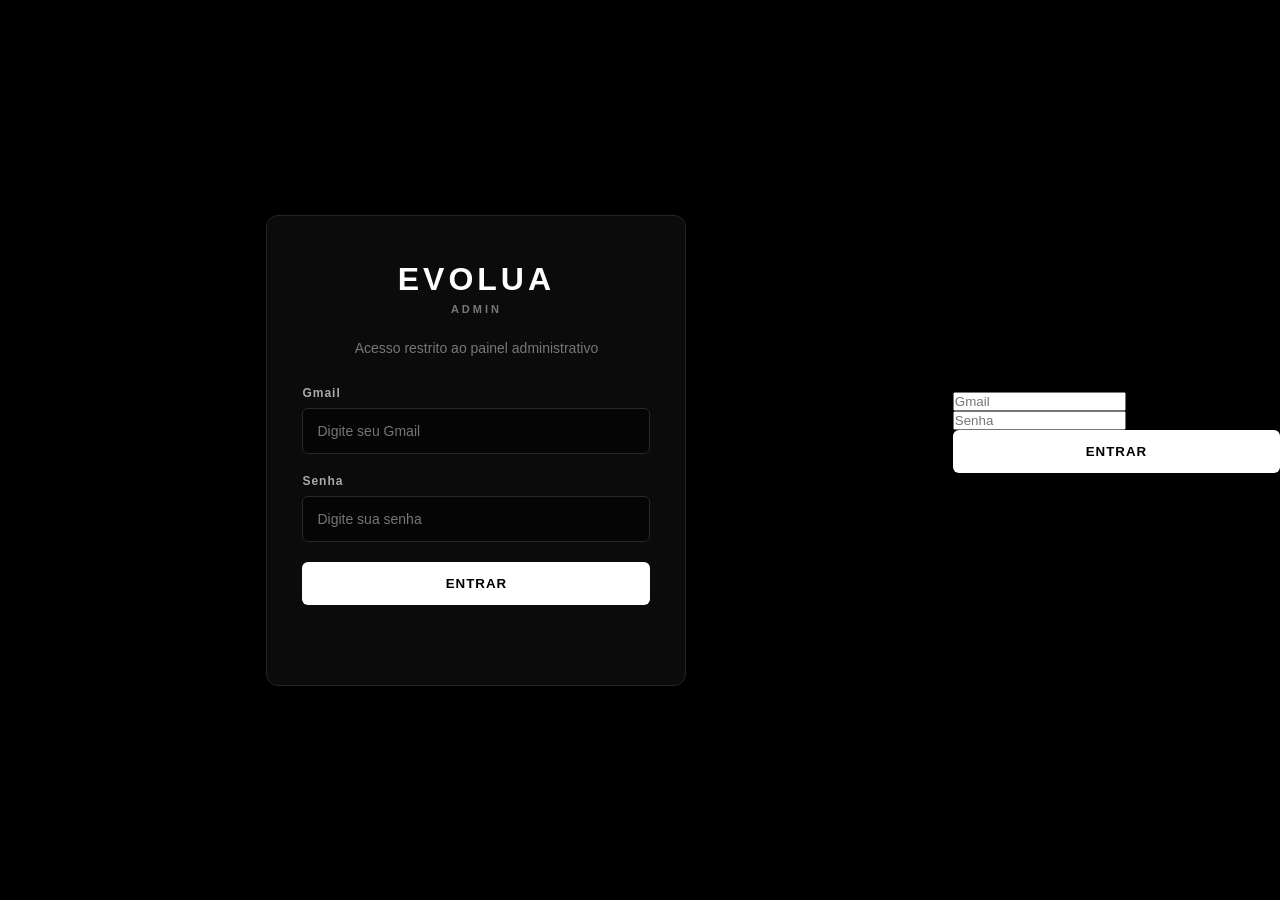
<file: login.html>
<!DOCTYPE html>
<html lang="pt-BR">

<head>
    <meta charset="UTF-8">
    <meta name="viewport" content="width=device-width, initial-scale=1.0">

    <title>Login | Evolua Admin</title>

    <link rel="stylesheet" href="login.css">
</head>

<body>

    <main class="login-container">

        <div class="login-box">

            <div class="logo">
                EVOLUA
                <span>ADMIN</span>
            </div>

            <p class="subtitle">
                Acesso restrito ao painel administrativo
            </p>

            <form id="loginForm">

                <div class="input-group">
                    <label for="email">Gmail</label>

                    <input
                        type="email"
                        id="email"
                        placeholder="Digite seu Gmail"
                        autocomplete="username"
                        required
                    >
                </div>

                <div class="input-group">
                    <label for="senha">Senha</label>

                    <input
                        type="password"
                        id="senha"
                        placeholder="Digite sua senha"
                        autocomplete="current-password"
                        required
                    >
                </div>

                <button type="submit">
                    ENTRAR
                
                </button>

                <p id="erro"></p>

            </form>

        </div>

    </main>

    <form id="loginForm">
    <input type="email" id="email" placeholder="Gmail" required>

    <input type="password" id="senha" placeholder="Senha" required>

    <button type="submit">ENTRAR</button>

    <p id="erro"></p>
</form>

<script src="login.js"></script>

</body>

</html>
</file>
<file: index.css>
/* =====================================================
   RESET
===================================================== */
/* ===== RESPONSIVIDADE GLOBAL ASCENDA ===== */

* {
    box-sizing: border-box;
}

html {
    width: 100%;
    scroll-behavior: smooth;
}

body {
    width: 100%;
    min-height: 100vh;
    margin: 0;
    overflow-x: hidden;
}

/* ===== TABLET ===== */

@media (max-width: 1024px) {
    img {
        max-width: 100%;
        height: auto;
    }
}

/* ===== CELULAR ===== */

@media (max-width: 768px) {
    img {
        max-width: 100%;
        height: auto;
    }

    h1 {
        font-size: clamp(2.2rem, 8vw, 4rem);
    }

    h2 {
        font-size: clamp(1.6rem, 6vw, 2.5rem);
    }

    p {
        font-size: 1rem;
    }
}

:root {
    --bg: #050505;
    --bg-card: #0b0b0b;
    --bg-secondary: #101010;
    --green: #38d46a;
    --white: #ffffff;
    --text: #cccccc;
    --text-muted: #888888;
    --border: #202020;
}

* {
    margin: 0;
    padding: 0;
    box-sizing: border-box;
}

html {
    scroll-behavior: smooth;
}

body {
    font-family: Inter, Arial, Helvetica, sans-serif;
    background: var(--bg);
    color: var(--white);
    line-height: 1.6;
    overflow-x: hidden;
}

a {
    color: inherit;
    text-decoration: none;
}

.container {
    width: min(1180px, 90%);
    margin: 0 auto;
}

p {
    color: var(--text-muted);
}

h1,
h2,
h3,
h4 {
    color: var(--white);
}

/* =====================================================
   HEADER
===================================================== */

.header {
    width: 100%;
    position: sticky;
    top: 0;
    z-index: 1000;

    background: rgba(5, 5, 5, 0.92);
    backdrop-filter: blur(18px);
    -webkit-backdrop-filter: blur(18px);

    border-bottom: 1px solid var(--border);
}

.nav {
    min-height: 72px;
    display: flex;
    align-items: center;
    justify-content: space-between;
    gap: 30px;
}

.logo {
    font-size: 22px;
    font-weight: 900;
    letter-spacing: 3px;
    color: var(--white);
    transition: 0.3s ease;
}

.logo::after {
    content: ".";
    color: var(--green);
}

.logo:hover {
    transform: translateY(-2px);
    text-shadow: 0 0 18px rgba(56, 212, 106, 0.4);
}

nav {
    display: flex;
    align-items: center;
    gap: 32px;
}

nav a {
    position: relative;
    font-size: 13px;
    font-weight: 600;
    color: #999;
    transition: 0.3s ease;
}

nav a::after {
    content: "";
    position: absolute;
    left: 0;
    bottom: -7px;
    width: 0;
    height: 2px;
    background: var(--green);
    transition: 0.3s ease;
}

nav a:hover {
    color: var(--green);
}

nav a:hover::after {
    width: 100%;
}

/* =====================================================
   BOTÕES
===================================================== */

.btn {
    display: inline-flex;
    align-items: center;
    justify-content: center;

    min-height: 48px;
    padding: 0 24px;

    background: var(--green);
    color: #050505;

    border: 1px solid var(--green);
    border-radius: 10px;

    font-size: 13px;
    font-weight: 700;

    cursor: pointer;

    transition:
        transform 0.25s ease,
        background 0.25s ease,
        box-shadow 0.25s ease;
}

.btn:hover {
    transform: translateY(-3px);
    background: #ffffff;
    border-color: #ffffff;
    color: #050505;

    box-shadow: 0 10px 30px rgba(56, 212, 106, 0.15);
}

.btn-small {
    min-height: 42px;
    padding: 0 18px;
}

.btn-outline {
    background: transparent;
    color: var(--white);
    border-color: #333;
}

.btn-outline:hover {
    background: var(--green);
    border-color: var(--green);
    color: #050505;
}

/* =====================================================
   TAG
===================================================== */

.tag {
    display: inline-flex;
    align-items: center;
    gap: 8px;

    margin-bottom: 20px;

    font-size: 10px;
    font-weight: 800;
    letter-spacing: 2px;
    text-transform: uppercase;

    color: var(--green);
}

.tag::before {
    content: "";
    width: 7px;
    height: 7px;
    border-radius: 50%;

    background: var(--green);
    box-shadow: 0 0 12px rgba(56, 212, 106, 0.7);
}

/* =====================================================
   HERO
===================================================== */

.hero {
    min-height: 720px;

    display: flex;
    align-items: center;

    position: relative;
    overflow: hidden;

    background:
        radial-gradient(
            circle at 80% 30%,
            rgba(56, 212, 106, 0.10),
            transparent 35%
        ),
        #050505;

    border-bottom: 1px solid var(--border);
}

.hero::before {
    content: "";
    position: absolute;

    width: 500px;
    height: 500px;

    right: -200px;
    top: -200px;

    border-radius: 50%;
    border: 1px solid rgba(56, 212, 106, 0.08);
}

.hero-content {
    position: relative;
    z-index: 2;

    display: grid;
    grid-template-columns: 1.1fr 0.9fr;

    align-items: center;
    gap: 90px;
}

.hero-text h1 {
    max-width: 760px;

    font-size: clamp(48px, 7vw, 88px);
    line-height: 0.94;
    letter-spacing: -5px;

    margin-bottom: 30px;
    color: var(--white);
}

.hero-text h1 span {
    display: block;
    color: var(--green);
}

.hero-text p {
    max-width: 560px;
    font-size: 17px;
    color: #999;
    margin-bottom: 34px;
}

.hero-buttons {
    display: flex;
    flex-wrap: wrap;
    gap: 12px;
}

/* =====================================================
   HERO CARD
===================================================== */

.hero-card {
    min-height: 440px;
    padding: 35px;

    position: relative;
    overflow: hidden;

    background:
        radial-gradient(
            circle at 90% 10%,
            rgba(56, 212, 106, 0.16),
            transparent 35%
        ),
        #0b0b0b;

    color: var(--white);

    border: 1px solid var(--border);
    border-radius: 22px;

    display: flex;
    flex-direction: column;
    justify-content: space-between;

    box-shadow: 0 30px 70px rgba(0, 0, 0, 0.3);

    transition: 0.4s ease;
}

.hero-card:hover {
    transform: translateY(-8px);
    box-shadow: 0 40px 90px rgba(0, 0, 0, 0.4);
}

.hero-card::after {
    content: "";
    position: absolute;

    width: 180px;
    height: 180px;

    right: -70px;
    bottom: -70px;

    border-radius: 50%;
    border: 1px solid rgba(56, 212, 106, 0.25);
}

.card-top {
    display: flex;
    justify-content: space-between;

    font-size: 11px;
    font-weight: 700;
    letter-spacing: 2px;

    color: #888;
}

.hero-symbol {
    font-size: 120px;
    font-weight: 200;
    line-height: 1;

    color: var(--green);

    text-shadow: 0 0 40px rgba(56, 212, 106, 0.25);
}

.hero-card h2 {
    max-width: 360px;

    font-size: 40px;
    line-height: 1.02;
    letter-spacing: -2px;

    color: var(--white);
}

.hero-card p {
    color: #888;
    font-size: 14px;
}

/* =====================================================
   SEÇÕES
===================================================== */

.products,
.benefits,
.about {
    padding: 120px 0;
}

.section-title {
    max-width: 700px;
    margin-bottom: 60px;
}

.section-title h2 {
    font-size: clamp(38px, 5vw, 58px);
    line-height: 1;
    letter-spacing: -3px;
    margin-bottom: 20px;
}

.section-title p {
    color: #888;
    font-size: 16px;
}

/* =====================================================
   PRODUTOS
===================================================== */

.products {
    background: #050505;
}

.products-grid {
    display: grid;
    grid-template-columns: repeat(3, 1fr);
    gap: 24px;
}

.product-card {
    background: #0b0b0b;

    border: 1px solid #202020;
    border-radius: 18px;

    overflow: hidden;

    transition:
        transform 0.3s ease,
        box-shadow 0.3s ease,
        border 0.3s ease;
}

.product-card:hover {
    transform: translateY(-8px);
    border-color: var(--green);

    box-shadow: 0 25px 60px rgba(0, 0, 0, 0.35);
}

.product-image {
    height: 230px;

    background:
        radial-gradient(
            circle at center,
            #191919,
            #080808
        );

    color: var(--green);

    display: flex;
    align-items: center;
    justify-content: center;

    font-size: 12px;
    font-weight: 800;
    letter-spacing: 3px;
}

.product-content {
    padding: 28px;
}

.product-type {
    font-size: 10px;
    font-weight: 800;
    letter-spacing: 2px;
    color: var(--green);
}

.product-content h3 {
    margin: 12px 0;
    font-size: 24px;
    line-height: 1.2;
    letter-spacing: -0.5px;
    color: var(--white);
}

.product-content p {
    min-height: 75px;
    color: #888;
    font-size: 14px;
}

.product-bottom {
    margin-top: 25px;
    padding-top: 20px;

    border-top: 1px solid var(--border);

    display: flex;
    align-items: center;
    justify-content: space-between;
    gap: 15px;
}

.product-bottom strong {
    font-size: 16px;
    color: var(--white);
}

.product-bottom a {
    font-size: 13px;
    font-weight: 800;
    color: var(--green);
    transition: 0.3s;
}

.product-bottom a:hover {
    color: var(--white);
}

/* =====================================================
   BENEFÍCIOS
===================================================== */

.benefits {
    background: #080808;
}

.benefits-grid {
    display: grid;
    grid-template-columns: repeat(3, 1fr);
    gap: 30px;
}

.benefit {
    padding: 30px;

    background: #0b0b0b;

    border: 1px solid #202020;
    border-radius: 16px;

    transition: 0.3s ease;
}

.benefit:hover {
    transform: translateY(-6px);
    border-color: var(--green);

    box-shadow: 0 20px 50px rgba(0, 0, 0, 0.3);
}

.benefit span {
    font-size: 11px;
    font-weight: 800;
    letter-spacing: 1px;
    color: var(--green);
}

.benefit h3 {
    font-size: 23px;
    margin: 18px 0 10px;
    letter-spacing: -0.5px;
    color: var(--white);
}

.benefit p {
    color: #888;
    font-size: 15px;
}

/* =====================================================
   SOBRE
===================================================== */

.about {
    background: #050505;
}

.about-content {
    display: grid;
    grid-template-columns: 1fr 1fr;
    gap: 100px;
    align-items: center;
}

.about-content h2 {
    font-size: clamp(42px, 5vw, 68px);
    line-height: 0.95;
    letter-spacing: -4px;
    color: var(--white);
}

.about-content p {
    color: #999;
    margin-bottom: 20px;
}

.text-link {
    display: inline-flex;
    margin-top: 10px;

    font-size: 14px;
    font-weight: 800;

    color: var(--white);

    border-bottom: 1px solid var(--green);
    padding-bottom: 5px;

    transition: 0.3s;
}

.text-link:hover {
    color: var(--green);
    border-color: var(--green);
}

/* =====================================================
   CTA
===================================================== */

.cta {
    padding: 130px 0;

    position: relative;
    overflow: hidden;

    background:
        radial-gradient(
            circle at 50% 0%,
            rgba(56, 212, 106, 0.12),
            transparent 35%
        ),
        #0b0b0b;

    color: var(--white);
    text-align: center;
}

.cta::before {
    content: "";
    position: absolute;

    width: 400px;
    height: 400px;

    left: -200px;
    bottom: -200px;

    border-radius: 50%;
    border: 1px solid rgba(255, 255, 255, 0.05);
}

.cta .tag {
    color: var(--green);
}

.cta h2 {
    max-width: 850px;

    margin: 0 auto 22px;

    font-size: clamp(42px, 6vw, 76px);
    line-height: 0.95;
    letter-spacing: -4px;

    color: var(--white);
}

.cta p {
    max-width: 550px;
    margin: 0 auto 35px;
    color: #888;
}

.cta .btn {
    background: var(--green);
    color: #050505;
    border-color: var(--green);
}

.cta .btn:hover {
    background: #fff;
    border-color: #fff;
    color: #050505;
}

/* =====================================================
   FOOTER
===================================================== */

.footer {
    background: #050505;
    color: var(--white);
    border-top: 1px solid var(--border);
}

.footer-content {
    min-height: 190px;

    display: flex;
    align-items: center;
    justify-content: space-between;
    gap: 30px;
}

.footer p {
    margin-top: 8px;
    color: #666;
    font-size: 13px;
}

.footer-links {
    display: flex;
    gap: 28px;
}

.footer-links a {
    color: #888;
    font-size: 13px;
    transition: 0.3s;
}

.footer-links a:hover {
    color: var(--green);
}

.copyright {
    padding: 25px 0;

    border-top: 1px solid #1c1c1c;

    color: #555;
    font-size: 12px;
}

/* =====================================================
   RESPONSIVIDADE
===================================================== */

@media (max-width: 900px) {

    .nav nav {
        display: none;
    }

    .hero-content {
        grid-template-columns: 1fr;
        gap: 55px;
        padding: 80px 0;
    }

    .hero {
        min-height: auto;
    }

    .hero-card {
        min-height: 390px;
    }

    .products-grid {
        grid-template-columns: 1fr 1fr;
    }

    .benefits-grid {
        grid-template-columns: 1fr;
        gap: 20px;
    }

    .about-content {
        grid-template-columns: 1fr;
        gap: 45px;
    }
}

@media (max-width: 600px) {

    .container {
        width: 90%;
    }

    .nav {
        min-height: 65px;
    }

    .nav .btn {
        display: none;
    }

    .hero-text h1 {
        font-size: 46px;
        letter-spacing: -3px;
    }

    .hero-text p {
        font-size: 15px;
    }

    .hero-card {
        min-height: 350px;
        padding: 25px;
        border-radius: 18px;
    }

    .hero-card h2 {
        font-size: 30px;
    }

    .hero-symbol {
        font-size: 80px;
    }

    .products,
    .benefits,
    .about {
        padding: 85px 0;
    }

    .products-grid {
        grid-template-columns: 1fr;
    }

    .section-title {
        margin-bottom: 40px;
    }

    .section-title h2 {
        font-size: 40px;
    }

    .about-content h2 {
        font-size: 45px;
    }

    .cta {
        padding: 95px 0;
    }

    .cta h2 {
        font-size: 45px;
    }

    .footer-content {
        flex-direction: column;
        align-items: flex-start;
        padding: 45px 0;
    }

    .footer-links {
        flex-wrap: wrap;
        gap: 16px;
    }
}
</file>
<file: responsivo.css>
/* ========================================
   ASCENDA PROJECT — RESPONSIVIDADE GLOBAL
======================================== */

* {
    box-sizing: border-box;
}

html {
    width: 100%;
    scroll-behavior: smooth;
}

body {
    width: 100%;
    min-height: 100vh;
    margin: 0;
    padding: 0;
    overflow-x: hidden;
}

/* IMAGENS */

img,
video,
iframe {
    max-width: 100%;
}

/* ========================================
   COMPUTADOR
======================================== */

@media (min-width: 1024px) {

    body {
        width: 100%;
    }

    .container {
        width: min(90%, 1200px);
        margin: 0 auto;
    }

}

/* ========================================
   TABLET
======================================== */

@media (max-width: 1023px) {

    .container {
        width: 90%;
        margin: 0 auto;
    }

    img {
        max-width: 100%;
        height: auto;
    }

}

/* ========================================
   CELULAR
======================================== */

@media (max-width: 768px) {

    .container {
        width: 90%;
        margin: 0 auto;
    }

    h1 {
        font-size: clamp(2rem, 8vw, 3.2rem);
        line-height: 1.05;
    }

    h2 {
        font-size: clamp(1.5rem, 6vw, 2.4rem);
        line-height: 1.15;
    }

    h3 {
        font-size: clamp(1.2rem, 5vw, 1.8rem);
    }

    p {
        font-size: 1rem;
        line-height: 1.6;
    }

    button {
        max-width: 100%;
    }

    img {
        width: auto;
        max-width: 100%;
        height: auto;
    }

}

/* ========================================
   CELULARES PEQUENOS
======================================== */

@media (max-width: 480px) {

    h1 {
        font-size: clamp(1.8rem, 9vw, 2.7rem);
    }

    h2 {
        font-size: clamp(1.4rem, 7vw, 2rem);
    }

    .container {
        width: 92%;
    }

}
</file>
<file: como.css>
/* =====================================================
   COMO FUNCIONA - ASCENDA PROJECT
===================================================== */

/* RESET */

* {
    margin: 0;
    padding: 0;
    box-sizing: border-box;
}

:root {
    --bg: #050505;
    --bg-card: #0b0b0b;
    --bg-secondary: #101010;
    --green: #38d46a;
    --white: #ffffff;
    --text: #cccccc;
    --text-muted: #888888;
    --border: #202020;
}

html {
    scroll-behavior: smooth;
}

body {
    background: var(--bg);
    color: var(--white);
    font-family: Arial, Helvetica, sans-serif;
    line-height: 1.6;
    overflow-x: hidden;
}

a {
    color: inherit;
    text-decoration: none;
}

button,
a {
    -webkit-tap-highlight-color: transparent;
}

.container {
    width: min(1150px, 90%);
    margin: 0 auto;
}

/* =====================================================
   HEADER
===================================================== */

.header {
    width: 100%;
    min-height: 85px;
    background: rgba(5, 5, 5, 0.96);
    border-bottom: 1px solid var(--border);
    display: flex;
    align-items: center;
    position: relative;
    z-index: 100;
}

.header .nav {
    display: flex;
    align-items: center;
    justify-content: space-between;
    gap: 30px;
}

.logo {
    color: var(--white);
    font-size: 19px;
    font-weight: 800;
    letter-spacing: 1px;
    white-space: nowrap;
}

.header nav {
    display: flex;
    align-items: center;
    gap: 28px;
}

.header nav a {
    color: var(--text-muted);
    font-size: 14px;
    transition: 0.3s;
}

.header nav a:hover,
.header nav a.active {
    color: var(--green);
}

.btn {
    display: inline-flex;
    align-items: center;
    justify-content: center;
    padding: 13px 25px;
    background: var(--green);
    color: #050505;
    border: 1px solid var(--green);
    border-radius: 6px;
    font-size: 14px;
    font-weight: 700;
    transition: 0.3s;
    cursor: pointer;
}

.btn:hover {
    background: transparent;
    color: var(--green);
    transform: translateY(-2px);
}

.btn-small {
    padding: 10px 18px;
    font-size: 13px;
}

.btn-outline {
    background: transparent;
    color: var(--white);
    border-color: var(--border);
}

.btn-outline:hover {
    border-color: var(--green);
    color: var(--green);
}

/* =====================================================
   TAG
===================================================== */

.tag {
    display: inline-block;
    color: var(--green);
    font-size: 11px;
    font-weight: 700;
    letter-spacing: 2px;
    text-transform: uppercase;
    margin-bottom: 20px;
}

/* =====================================================
   HERO
===================================================== */

.hero {
    padding: 110px 0;
    background:
        radial-gradient(
            circle at 80% 40%,
            rgba(56, 212, 106, 0.07),
            transparent 35%
        );
}

.hero-content {
    display: grid;
    grid-template-columns: 1.2fr 0.8fr;
    align-items: center;
    gap: 80px;
}

.hero-text h1 {
    font-size: clamp(42px, 5vw, 65px);
    line-height: 1.1;
    font-weight: 800;
    letter-spacing: -2px;
    max-width: 650px;
    margin-bottom: 25px;
}

.hero-text h1 span {
    color: var(--green);
}

.hero-text p {
    color: var(--text-muted);
    font-size: 16px;
    max-width: 520px;
    line-height: 1.8;
}

.hero-buttons {
    display: flex;
    flex-wrap: wrap;
    gap: 14px;
    margin-top: 35px;
}

/* HERO CARD */

.hero-card {
    min-height: 380px;
    padding: 35px;
    background: linear-gradient(
        145deg,
        #111111,
        #080808
    );
    border: 1px solid var(--border);
    border-radius: 12px;
    position: relative;
    overflow: hidden;
    display: flex;
    flex-direction: column;
    justify-content: center;
}

.hero-card::before {
    content: "";
    position: absolute;
    width: 220px;
    height: 220px;
    background: var(--green);
    opacity: 0.06;
    filter: blur(80px);
    right: -70px;
    bottom: -70px;
}

.card-top {
    position: absolute;
    top: 25px;
    left: 30px;
    right: 30px;
    display: flex;
    justify-content: space-between;
    color: var(--text-muted);
    font-size: 11px;
    text-transform: uppercase;
    letter-spacing: 1px;
}

.card-top span:last-child {
    color: var(--green);
}

.hero-symbol {
    font-size: 65px;
    color: var(--green);
    font-weight: 300;
    line-height: 1;
    margin-bottom: 20px;
}

.hero-card h2 {
    font-size: 35px;
    line-height: 1.25;
    letter-spacing: -1px;
    margin-bottom: 20px;
}

.hero-card p {
    color: var(--text-muted);
    font-size: 13px;
}

/* =====================================================
   PROCESSO
===================================================== */

.process {
    padding: 100px 0;
    background: #080808;
    border-top: 1px solid var(--border);
    border-bottom: 1px solid var(--border);
}

.section-title {
    text-align: center;
    max-width: 650px;
    margin: 0 auto 60px;
}

.section-title h2 {
    font-size: clamp(30px, 4vw, 42px);
    letter-spacing: -1px;
    margin-bottom: 15px;
}

.section-title p {
    color: var(--text-muted);
    font-size: 15px;
}

.process-grid {
    display: grid;
    grid-template-columns: repeat(4, 1fr);
    gap: 18px;
}

.process-card {
    position: relative;
    min-height: 280px;
    padding: 30px 25px;
    background: var(--bg-card);
    border: 1px solid var(--border);
    border-radius: 9px;
    transition: 0.3s;
}

.process-card:hover {
    border-color: rgba(56, 212, 106, 0.5);
    transform: translateY(-5px);
}

.process-number {
    color: var(--green);
    font-size: 12px;
    font-weight: 700;
    letter-spacing: 1px;
}

.process-icon {
    width: 42px;
    height: 42px;
    margin: 25px 0 20px;
    display: flex;
    align-items: center;
    justify-content: center;
    color: var(--green);
    background: rgba(56, 212, 106, 0.08);
    border: 1px solid rgba(56, 212, 106, 0.2);
    border-radius: 8px;
    font-size: 24px;
}

.process-card h3 {
    font-size: 20px;
    margin-bottom: 12px;
}

.process-card p {
    color: var(--text-muted);
    font-size: 13px;
    line-height: 1.8;
}

/* =====================================================
   DIFERENCIAL
===================================================== */

.difference {
    padding: 110px 0;
}

.difference-content {
    display: grid;
    grid-template-columns: 1fr 1fr;
    align-items: center;
    gap: 80px;
}

.difference-content h2 {
    font-size: clamp(34px, 4vw, 48px);
    line-height: 1.2;
    letter-spacing: -1.5px;
    max-width: 450px;
}

.difference-content h2 span {
    color: var(--green);
}

.difference-content > div:last-child p {
    color: var(--text-muted);
    font-size: 15px;
    line-height: 1.9;
    margin-bottom: 20px;
}

/* =====================================================
   BENEFÍCIOS
===================================================== */

.benefits {
    padding: 100px 0;
    background: #080808;
    border-top: 1px solid var(--border);
    border-bottom: 1px solid var(--border);
}

.benefits-grid {
    display: grid;
    grid-template-columns: repeat(3, 1fr);
    gap: 20px;
}

.benefit {
    padding: 35px;
    background: var(--bg-card);
    border: 1px solid var(--border);
    border-radius: 9px;
    transition: 0.3s;
}

.benefit:hover {
    border-color: rgba(56, 212, 106, 0.5);
    transform: translateY(-4px);
}

.benefit span {
    display: block;
    color: var(--green);
    font-size: 13px;
    font-weight: 700;
    margin-bottom: 30px;
}

.benefit h3 {
    font-size: 19px;
    margin-bottom: 12px;
}

.benefit p {
    color: var(--text-muted);
    font-size: 14px;
    line-height: 1.8;
}

/* =====================================================
   CTA
===================================================== */

.cta {
    padding: 110px 0;
    text-align: center;
    background:
        radial-gradient(
            circle at center,
            rgba(56, 212, 106, 0.07),
            transparent 55%
        );
}

.cta h2 {
    max-width: 700px;
    margin: 0 auto 20px;
    font-size: clamp(32px, 4vw, 48px);
    line-height: 1.2;
    letter-spacing: -1px;
}

.cta p {
    max-width: 520px;
    margin: 0 auto 30px;
    color: var(--text-muted);
    font-size: 15px;
}

/* =====================================================
   FOOTER
===================================================== */

.footer {
    padding: 55px 0 25px;
    background: #080808;
    border-top: 1px solid var(--border);
}

.footer-content {
    display: flex;
    justify-content: space-between;
    align-items: flex-start;
    gap: 40px;
    padding-bottom: 40px;
}

.footer .logo {
    margin-bottom: 12px;
}

.footer-content > div:first-child p {
    color: var(--text-muted);
    font-size: 13px;
}

.footer-links {
    display: flex;
    flex-wrap: wrap;
    gap: 25px;
}

.footer-links a {
    color: var(--text-muted);
    font-size: 13px;
    transition: 0.3s;
}

.footer-links a:hover {
    color: var(--green);
}

.copyright {
    padding-top: 22px;
    border-top: 1px solid var(--border);
}

.copyright p {
    color: #666666;
    font-size: 12px;
    text-align: center;
}

/* =====================================================
   RESPONSIVIDADE BÁSICA
   Complementa o arquivo responsivo.css
===================================================== */

@media (max-width: 1000px) {

    .hero-content {
        gap: 40px;
    }

    .process-grid {
        grid-template-columns: repeat(2, 1fr);
    }

    .difference-content {
        gap: 40px;
    }

}

@media (max-width: 768px) {

    .header {
        padding: 20px 0;
    }

    .header .nav {
        flex-wrap: wrap;
        gap: 20px;
    }

    .header nav {
        width: 100%;
        flex-wrap: wrap;
        gap: 15px 20px;
    }

    .header .btn {
        display: none;
    }

    .hero {
        padding: 75px 0;
    }

    .hero-content {
        grid-template-columns: 1fr;
        gap: 45px;
    }

    .hero-text h1 {
        font-size: 44px;
    }

    .hero-card {
        min-height: 320px;
    }

    .process,
    .benefits {
        padding: 75px 0;
    }

    .difference {
        padding: 75px 0;
    }

    .difference-content {
        grid-template-columns: 1fr;
        gap: 30px;
    }

    .benefits-grid {
        grid-template-columns: 1fr;
    }

    .footer-content {
        flex-direction: column;
    }

}

@media (max-width: 500px) {

    .container {
        width: 90%;
    }

    .logo {
        font-size: 16px;
    }

    .header nav {
        gap: 12px 16px;
    }

    .header nav a {
        font-size: 12px;
    }

    .hero {
        padding: 60px 0;
    }

    .hero-text h1 {
        font-size: 37px;
        letter-spacing: -1.5px;
    }

    .hero-text p {
        font-size: 14px;
    }

    .hero-buttons {
        flex-direction: column;
    }

    .hero-buttons .btn {
        width: 100%;
    }

    .hero-card {
        padding: 28px;
        min-height: 290px;
    }

    .hero-card h2 {
        font-size: 30px;
    }

    .section-title {
        margin-bottom: 40px;
    }

    .section-title h2 {
        font-size: 30px;
    }

    .process-grid {
        grid-template-columns: 1fr;
    }

    .process-card {
        min-height: auto;
    }

    .difference-content h2 {
        font-size: 34px;
    }

    .benefit {
        padding: 28px;
    }

    .cta {
        padding: 75px 0;
    }

    .cta h2 {
        font-size: 32px;
    }

    .footer-links {
        gap: 15px;
    }

}
</file>
<file: centralizar.css>
/* ==========================
   RESPONSIVIDADE ASCENDA
========================== */

* {
    box-sizing: border-box;
}

html,
body {
    width: 100%;
    margin: 0;
    padding: 0;
}

body {
    background: #050505;
    color: #ffffff;
    font-family: Arial, sans-serif;
}

/* PC */
@media (min-width: 1024px) {
    .container {
        width: min(100% - 80px, 1200px);
        margin-inline: auto;
    }
}

/* TABLET */
@media (max-width: 1023px) {
    .container {
        width: calc(100% - 48px);
        margin-inline: auto;
    }
}

/* CELULAR */
@media (max-width: 768px) {
    .container {
        width: calc(100% - 32px);
        margin-inline: auto;
    }

    h1 {
        font-size: clamp(2rem, 8vw, 3rem);
    }

    h2 {
        font-size: clamp(1.5rem, 6vw, 2.2rem);
    }

    p {
        font-size: 1rem;
        line-height: 1.6;
    }

    img {
        max-width: 100%;
        height: auto;
    }
}
</file>
<file: contatos.css>
* {
    margin: 0;
    padding: 0;
    box-sizing: border-box;
}

body {
    background: #050505;
    color: #fff;
    font-family: Arial, Helvetica, sans-serif;
}

a {
    text-decoration: none;
    color: inherit;
}

.header {
    padding: 25px 8%;
    display: flex;
    align-items: center;
    justify-content: space-between;
    border-bottom: 1px solid #1c1c1c;
}

.logo {
    font-size: 22px;
    font-weight: 800;
    letter-spacing: 2px;
}

.logo a::after {
    content: ".";
    color: #38d46a;
}

.nav {
    display: flex;
    gap: 30px;
}

.nav a {
    color: #999;
    font-size: 14px;
    transition: 0.3s;
}

.nav a:hover,
.nav a.active {
    color: #38d46a;
}

.contato-hero {
    text-align: center;
    max-width: 800px;
    margin: auto;
    padding: 100px 25px 70px;
}

.tag {
    color: #38d46a;
    font-size: 12px;
    font-weight: bold;
    letter-spacing: 3px;
}

.contato-hero h1 {
    font-size: clamp(48px, 7vw, 78px);
    line-height: 1;
    margin: 20px 0;
    letter-spacing: -3px;
}

.contato-hero h1 span {
    color: #38d46a;
}

.contato-hero p {
    color: #888;
    font-size: 17px;
}

.contato-area {
    width: 84%;
    max-width: 1100px;
    margin: auto;
    padding-bottom: 100px;
    display: grid;
    grid-template-columns: 1fr 1fr;
    gap: 70px;
}

.contato-info h2,
.contato-form h2 {
    font-size: 30px;
    margin-bottom: 15px;
}

.contato-info > p {
    color: #777;
    font-size: 14px;
    margin-bottom: 30px;
    max-width: 430px;
}

.redes {
    display: flex;
    flex-direction: column;
    gap: 12px;
}

.rede {
    display: flex;
    align-items: center;
    gap: 16px;
    padding: 18px;
    background: #0b0b0b;
    border: 1px solid #202020;
    border-radius: 12px;
    transition: 0.3s;
}

.rede:hover {
    border-color: #38d46a;
    transform: translateX(5px);
}

.rede-icon {
    width: 45px;
    height: 45px;
    border: 1px solid #2b2b2b;
    border-radius: 10px;
    display: flex;
    justify-content: center;
    align-items: center;
    color: #38d46a;
    font-weight: bold;
    font-size: 18px;
}

.rede h3 {
    font-size: 15px;
    margin-bottom: 2px;
}

.rede p {
    color: #666;
    font-size: 12px;
}

.seta {
    margin-left: auto;
    color: #555;
    font-size: 20px;
}

.rede:hover .seta {
    color: #38d46a;
}

.contato-form {
    background: #0b0b0b;
    border: 1px solid #202020;
    border-radius: 16px;
    padding: 32px;
}

.campo {
    margin-bottom: 20px;
}

.campo label {
    display: block;
    color: #ccc;
    font-size: 13px;
    margin-bottom: 8px;
}

.campo input,
.campo textarea {
    width: 100%;
    background: #050505;
    color: #fff;
    border: 1px solid #292929;
    border-radius: 8px;
    padding: 14px;
    outline: none;
    font-family: inherit;
    font-size: 14px;
}

.campo input:focus,
.campo textarea:focus {
    border-color: #38d46a;
}

.campo textarea {
    min-height: 140px;
    resize: vertical;
}

button {
    width: 100%;
    padding: 15px;
    border: none;
    border-radius: 8px;
    background: #38d46a;
    color: #050505;
    font-weight: bold;
    cursor: pointer;
    transition: 0.3s;
}

button:hover {
    background: #fff;
}

#status {
    text-align: center;
    margin-top: 15px;
    font-size: 13px;
}

.sucesso {
    color: #38d46a;
}

.footer {
    border-top: 1px solid #1c1c1c;
    padding: 35px 8%;
    display: flex;
    justify-content: space-between;
    color: #666;
    font-size: 12px;
}

.footer strong {
    color: #fff;
    letter-spacing: 2px;
}

@media (max-width: 800px) {

    .header {
        flex-direction: column;
        gap: 20px;
    }

    .nav {
        flex-wrap: wrap;
        justify-content: center;
        gap: 18px;
    }

    .contato-area {
        grid-template-columns: 1fr;
        width: 90%;
    }

    .contato-hero {
        padding-top: 70px;
    }

    .footer {
        flex-direction: column;
        gap: 15px;
    }
}
</file>
<file: descrição.css>
/* =====================================================
   RESET
===================================================== */
/* ===== RESPONSIVIDADE GLOBAL ASCENDA ===== */

* {
    box-sizing: border-box;
}

html {
    width: 100%;
    scroll-behavior: smooth;
}

body {
    width: 100%;
    min-height: 100vh;
    margin: 0;
    overflow-x: hidden;
}

/* ===== TABLET ===== */

@media (max-width: 1024px) {
    img {
        max-width: 100%;
        height: auto;
    }
}

/* ===== CELULAR ===== */

@media (max-width: 768px) {
    img {
        max-width: 100%;
        height: auto;
    }

    h1 {
        font-size: clamp(2.2rem, 8vw, 4rem);
    }

    h2 {
        font-size: clamp(1.6rem, 6vw, 2.5rem);
    }

    p {
        font-size: 1rem;
    }
}

:root {
    --bg: #050505;
    --bg-card: #0b0b0b;
    --bg-secondary: #101010;
    --green: #38d46a;
    --white: #ffffff;
    --text: #cccccc;
    --text-muted: #888888;
    --border: #202020;
}

* {
    margin: 0;
    padding: 0;
    box-sizing: border-box;
}

html {
    scroll-behavior: smooth;
}

body {
    font-family: Inter, Arial, Helvetica, sans-serif;
    background: var(--bg);
    color: var(--white);
    line-height: 1.6;
    overflow-x: hidden;
}

a {
    color: inherit;
    text-decoration: none;
}

.container {
    width: min(1180px, 90%);
    margin: 0 auto;
}

p {
    color: var(--text-muted);
}

h1, h2, h3 {
    color: var(--white);
}


/* =====================================================
   HEADER
===================================================== */

.header {
    width: 100%;
    position: sticky;
    top: 0;
    z-index: 1000;
    background: rgba(5, 5, 5, 0.92);
    backdrop-filter: blur(18px);
    -webkit-backdrop-filter: blur(18px);
    border-bottom: 1px solid var(--border);
}

.nav {
    min-height: 72px;
    display: flex;
    align-items: center;
    justify-content: space-between;
    gap: 30px;
    position: relative;
}

.logo {
    font-size: 22px;
    font-weight: 900;
    letter-spacing: 3px;
    color: var(--white);
    transition: 0.3s ease;
}

.logo::after {
    content: ".";
    color: var(--green);
}

.logo:hover {
    text-shadow: 0 0 20px rgba(56, 212, 106, 0.4);
}

.nav nav {
    display: flex;
    align-items: center;
    gap: 30px;
}

.nav nav a {
    position: relative;
    font-size: 13px;
    font-weight: 600;
    color: #999;
    transition: 0.3s ease;
}

.nav nav a::after {
    content: "";
    position: absolute;
    left: 0;
    bottom: -7px;
    width: 0;
    height: 2px;
    background: var(--green);
    transition: 0.3s ease;
}

.nav nav a:hover,
.nav nav a.active {
    color: var(--green);
}

.nav nav a:hover::after,
.nav nav a.active::after {
    width: 100%;
}


/* =====================================================
   MENU HAMBURGUER
===================================================== */

.menu-toggle {
    display: none;
    width: 42px;
    height: 42px;
    background: transparent;
    border: 1px solid var(--border);
    border-radius: 8px;
    cursor: pointer;
    padding: 10px;
    flex-direction: column;
    justify-content: center;
    gap: 5px;
    z-index: 1002;
}

.menu-toggle span {
    display: block;
    width: 100%;
    height: 2px;
    background: var(--green);
    border-radius: 5px;
    transition: 0.3s ease;
}

.menu-toggle.active span:nth-child(1) {
    transform: translateY(7px) rotate(45deg);
}

.menu-toggle.active span:nth-child(2) {
    opacity: 0;
}

.menu-toggle.active span:nth-child(3) {
    transform: translateY(-7px) rotate(-45deg);
}


/* =====================================================
   BOTÕES
===================================================== */

.btn {
    display: inline-flex;
    align-items: center;
    justify-content: center;
    min-height: 48px;
    padding: 0 24px;
    background: var(--green);
    color: #050505;
    border: 1px solid var(--green);
    border-radius: 10px;
    font-size: 13px;
    font-weight: 700;
    cursor: pointer;
    transition: 0.3s ease;
}

.btn:hover {
    transform: translateY(-3px);
    background: #fff;
    border-color: #fff;
    color: #050505;
    box-shadow: 0 12px 30px rgba(56, 212, 106, 0.15);
}

.btn-small {
    min-height: 42px;
    padding: 0 18px;
}

.btn-outline {
    background: transparent;
    color: var(--white);
    border-color: #333;
}

.btn-outline:hover {
    background: var(--green);
    border-color: var(--green);
    color: #050505;
}


/* =====================================================
   TAG
===================================================== */

.tag {
    display: inline-flex;
    align-items: center;
    gap: 9px;
    margin-bottom: 20px;
    font-size: 10px;
    font-weight: 800;
    letter-spacing: 2px;
    color: var(--green);
}

.tag::before {
    content: "";
    width: 7px;
    height: 7px;
    border-radius: 50%;
    background: var(--green);
    box-shadow: 0 0 12px rgba(56, 212, 106, 0.7);
}


/* =====================================================
   HERO
===================================================== */

.products-hero {
    min-height: 600px;
    display: flex;
    align-items: center;
    position: relative;
    overflow: hidden;
    background:
        radial-gradient(
            circle at 85% 30%,
            rgba(56, 212, 106, 0.10),
            transparent 30%
        ),
        #050505;
    border-bottom: 1px solid var(--border);
}

.products-hero::before {
    content: "";
    position: absolute;
    width: 500px;
    height: 500px;
    right: -220px;
    top: -200px;
    border-radius: 50%;
    border: 1px solid rgba(56, 212, 106, 0.08);
}

.products-hero::after {
    content: "";
    position: absolute;
    width: 250px;
    height: 250px;
    left: -150px;
    bottom: -150px;
    border-radius: 50%;
    border: 1px solid rgba(56, 212, 106, 0.06);
}

.products-hero .container {
    position: relative;
    z-index: 2;
}

.products-hero h1 {
    max-width: 850px;
    margin-bottom: 28px;
    font-size: clamp(52px, 8vw, 92px);
    line-height: 0.94;
    letter-spacing: -5px;
    color: var(--white);
}

.products-hero h1 span {
    display: block;
    color: var(--green);
}

.products-hero p {
    max-width: 600px;
    margin-bottom: 35px;
    font-size: 17px;
    color: #999;
}

.hero-buttons {
    display: flex;
    flex-wrap: wrap;
    gap: 12px;
}


/* =====================================================
   SEÇÕES
===================================================== */

.products-section,
.why-section {
    padding: 120px 0;
}

.section-title {
    max-width: 720px;
    margin-bottom: 60px;
}

.section-title h2 {
    margin-bottom: 20px;
    font-size: clamp(38px, 5vw, 58px);
    line-height: 1;
    letter-spacing: -3px;
}

.section-title p {
    font-size: 16px;
    color: #888;
}


/* =====================================================
   PRODUTOS
===================================================== */

.products-section {
    background: var(--bg);
}

.products-grid {
    display: grid;
    grid-template-columns: repeat(2, 1fr);
    gap: 28px;
}

.product-card {
    overflow: hidden;
    background: var(--bg-card);
    border: 1px solid var(--border);
    border-radius: 20px;
    transition: transform 0.35s ease,
                box-shadow 0.35s ease,
                border-color 0.35s ease;
}

.product-card:hover {
    transform: translateY(-8px);
    border-color: var(--green);
    box-shadow: 0 30px 70px rgba(0, 0, 0, 0.35);
}


/* =====================================================
   CAPA DOS PRODUTOS
===================================================== */

.product-image {
    height: 330px;
    position: relative;
    overflow: hidden;
    padding: 28px;
    display: flex;
    flex-direction: column;
    justify-content: space-between;
    color: #fff;
}

.product-image::before {
    content: "";
    position: absolute;
    width: 300px;
    height: 300px;
    right: -130px;
    top: -130px;
    border-radius: 50%;
    border: 1px solid rgba(255, 255, 255, 0.1);
}

.product-image::after {
    content: "";
    position: absolute;
    width: 180px;
    height: 180px;
    left: -100px;
    bottom: -100px;
    border-radius: 50%;
    border: 1px solid rgba(255, 255, 255, 0.07);
}

.ebook-cover {
    background:
        radial-gradient(
            circle at 80% 20%,
            rgba(56, 212, 106, 0.2),
            transparent 30%
        ),
        #080808;
}

.app-cover {
    background:
        radial-gradient(
            circle at 80% 20%,
            rgba(56, 212, 106, 0.3),
            transparent 30%
        ),
        linear-gradient(135deg, #111, #050505);
}

.cover-label {
    position: relative;
    z-index: 2;
    font-size: 10px;
    font-weight: 800;
    letter-spacing: 2px;
    color: #888;
}

.cover-content {
    position: relative;
    z-index: 2;
}

.cover-content > span {
    display: block;
    margin-bottom: 12px;
    font-size: 11px;
    font-weight: 800;
    letter-spacing: 3px;
    color: var(--green);
}

.cover-content h2 {
    max-width: 400px;
    margin-bottom: 18px;
    color: #fff;
    font-size: 34px;
    line-height: 0.98;
    letter-spacing: -2px;
}

.cover-content small {
    font-size: 9px;
    letter-spacing: 1.5px;
    color: #777;
}

.cover-number {
    position: relative;
    z-index: 2;
    align-self: flex-end;
    font-size: 12px;
    font-weight: 800;
    color: #888;
}

.app-symbol {
    position: absolute;
    z-index: 2;
    right: 35px;
    top: 50%;
    transform: translateY(-50%);
    font-size: 130px;
    font-weight: 100;
    line-height: 1;
    color: var(--green);
    opacity: 0.8;
    text-shadow: 0 0 40px rgba(56, 212, 106, 0.3);
}


/* =====================================================
   INFORMAÇÕES DOS PRODUTOS
===================================================== */

.product-content {
    padding: 30px;
}

.product-type {
    font-size: 10px;
    font-weight: 800;
    letter-spacing: 2px;
    color: var(--green);
}

.product-content h3 {
    margin: 12px 0;
    font-size: 26px;
    line-height: 1.1;
    letter-spacing: -1px;
    color: var(--white);
}

.product-content p {
    min-height: 72px;
    font-size: 14px;
    color: #888;
}


/* =====================================================
   LISTA
===================================================== */

.product-list {
    list-style: none;
    margin: 25px 0;
    padding-top: 20px;
    border-top: 1px solid var(--border);
}

.product-list li {
    position: relative;
    padding-left: 20px;
    margin-bottom: 9px;
    font-size: 13px;
    color: #aaa;
}

.product-list li::before {
    content: "";
    position: absolute;
    left: 0;
    top: 9px;
    width: 6px;
    height: 6px;
    border-radius: 50%;
    background: var(--green);
}


/* =====================================================
   PREÇO
===================================================== */

.product-bottom {
    padding-top: 20px;
    border-top: 1px solid var(--border);
    display: flex;
    align-items: center;
    justify-content: space-between;
    gap: 20px;
}

.price {
    display: flex;
    flex-direction: column;
}

.price small {
    margin-bottom: 3px;
    font-size: 9px;
    font-weight: 800;
    letter-spacing: 1.5px;
    color: #888;
}

.price strong {
    font-size: 22px;
    letter-spacing: -0.5px;
    color: var(--white);
}

.buy-button {
    white-space: nowrap;
}


/* =====================================================
   POR QUE EVOLUA
===================================================== */

.why-section {
    background: #080808;
}

.why-grid {
    display: grid;
    grid-template-columns: repeat(3, 1fr);
    gap: 22px;
}

.why-card {
    min-height: 240px;
    padding: 30px;
    background: var(--bg-card);
    border: 1px solid var(--border);
    border-radius: 16px;
    transition: 0.3s ease;
}

.why-card:hover {
    transform: translateY(-7px);
    border-color: var(--green);
    box-shadow: 0 20px 50px rgba(0, 0, 0, 0.3);
}

.why-card > span {
    display: inline-block;
    margin-bottom: 35px;
    font-size: 11px;
    font-weight: 800;
    color: var(--green);
}

.why-card h3 {
    margin-bottom: 12px;
    font-size: 22px;
    letter-spacing: -0.5px;
    color: var(--white);
}

.why-card p {
    font-size: 14px;
    color: #888;
}


/* =====================================================
   CTA
===================================================== */

.products-cta {
    padding: 130px 0;
    position: relative;
    overflow: hidden;
    background:
        radial-gradient(
            circle at 50% 0%,
            rgba(56, 212, 106, 0.14),
            transparent 35%
        ),
        #0b0b0b;
    text-align: center;
}

.products-cta::before {
    content: "";
    position: absolute;
    width: 500px;
    height: 500px;
    left: 50%;
    top: 50%;
    transform: translate(-50%, -50%);
    border-radius: 50%;
    border: 1px solid rgba(255, 255, 255, 0.04);
}

.products-cta .container {
    position: relative;
    z-index: 2;
}

.products-cta .tag {
    color: var(--green);
}

.products-cta h2 {
    max-width: 850px;
    margin: 0 auto 22px;
    color: #fff;
    font-size: clamp(44px, 6vw, 76px);
    line-height: 0.95;
    letter-spacing: -4px;
}

.products-cta p {
    max-width: 550px;
    margin: 0 auto 35px;
    color: #888;
}

.products-cta .btn {
    background: var(--green);
    color: #050505;
    border-color: var(--green);
}

.products-cta .btn:hover {
    background: #fff;
    border-color: #fff;
    color: #050505;
}


/* =====================================================
   FOOTER
===================================================== */

.footer {
    background: #050505;
    color: #fff;
    border-top: 1px solid var(--border);
}

.footer-content {
    min-height: 190px;
    display: flex;
    align-items: center;
    justify-content: space-between;
    gap: 30px;
}

.footer p {
    margin-top: 8px;
    color: #666;
    font-size: 13px;
}

.footer-links {
    display: flex;
    gap: 28px;
}

.footer-links a {
    font-size: 13px;
    color: #888;
    transition: 0.3s ease;
}

.footer-links a:hover {
    color: var(--green);
}

.copyright {
    padding: 25px 0;
    border-top: 1px solid #1c1c1c;
}

.copyright p {
    font-size: 12px;
    color: #555;
}


/* =====================================================
   RESPONSIVIDADE
===================================================== */

@media (max-width: 900px) {

    .menu-toggle {
        display: flex;
        margin-left: auto;
    }

    .nav nav {
        display: flex;
        position: absolute;
        top: 100%;
        left: 0;
        width: 100%;
        padding: 25px;
        background: #0b0b0b;
        border: 1px solid var(--border);
        border-radius: 0 0 12px 12px;
        flex-direction: column;
        align-items: flex-start;
        gap: 22px;
        opacity: 0;
        visibility: hidden;
        transform: translateY(-10px);
        transition: 0.3s ease;
    }

    .nav nav.open {
        opacity: 1;
        visibility: visible;
        transform: translateY(0);
    }

    .nav .nav-button {
        display: none;
    }

    .products-hero {
        min-height: 540px;
    }

    .products-hero h1 {
        font-size: 64px;
    }

    .products-grid {
        grid-template-columns: 1fr;
    }

    .why-grid {
        grid-template-columns: 1fr;
    }

    .why-card {
        min-height: auto;
    }
}


/* =====================================================
   CELULAR
===================================================== */

@media (max-width: 600px) {

    .container {
        width: 90%;
    }

    .nav {
        min-height: 65px;
    }

    .products-hero {
        min-height: 520px;
    }

    .products-hero h1 {
        font-size: 47px;
        letter-spacing: -3px;
    }

    .products-hero p {
        font-size: 15px;
    }

    .hero-buttons {
        flex-direction: column;
        align-items: stretch;
    }

    .hero-buttons .btn {
        width: 100%;
    }

    .products-section,
    .why-section {
        padding: 85px 0;
    }

    .section-title {
        margin-bottom: 40px;
    }

    .section-title h2 {
        font-size: 39px;
    }

    .product-image {
        height: 280px;
    }

    .cover-content h2 {
        font-size: 28px;
    }

    .app-symbol {
        font-size: 90px;
        right: 20px;
    }

    .product-content {
        padding: 24px;
    }

    .product-content h3 {
        font-size: 23px;
    }

    .product-bottom {
        align-items: flex-start;
        flex-direction: column;
    }

    .buy-button {
        width: 100%;
    }

    .products-cta {
        padding: 95px 0;
    }

    .products-cta h2 {
        font-size: 45px;
    }

    .footer-content {
        flex-direction: column;
        align-items: flex-start;
        padding: 45px 0;
    }

    .footer-links {
        flex-wrap: wrap;
        gap: 16px;
    }
}
</file>
<file: login.css>
* {
    margin: 0;
    padding: 0;
    box-sizing: border-box;
}

body {
    min-height: 100vh;
    font-family: Arial, Helvetica, sans-serif;
    background: #000;
    color: #fff;

    display: flex;
    align-items: center;
    justify-content: center;
}

.login-container {
    width: 100%;
    padding: 20px;
}

.login-box {
    width: 100%;
    max-width: 420px;
    margin: auto;

    padding: 45px 35px;

    background: #0b0b0b;
    border: 1px solid #252525;
    border-radius: 12px;

    box-shadow: 0 20px 60px rgba(0, 0, 0, 0.6);
}

.logo {
    text-align: center;
    font-size: 32px;
    font-weight: 800;
    letter-spacing: 4px;
}

.logo span {
    display: block;
    margin-top: 5px;

    font-size: 11px;
    letter-spacing: 3px;
    color: #777;
}

.subtitle {
    margin: 25px 0 30px;

    text-align: center;
    color: #777;
    font-size: 14px;
}

.input-group {
    margin-bottom: 20px;
}

.input-group label {
    display: block;
    margin-bottom: 8px;

    font-size: 12px;
    font-weight: bold;
    letter-spacing: 1px;
    color: #aaa;
}

.input-group input {
    width: 100%;
    padding: 14px;

    background: #050505;
    color: #fff;

    border: 1px solid #292929;
    border-radius: 6px;

    outline: none;
    font-size: 14px;

    transition: 0.2s;
}

.input-group input:focus {
    border-color: #fff;
}

button {
    width: 100%;
    padding: 14px;

    border: none;
    border-radius: 6px;

    background: #fff;
    color: #000;

    font-weight: bold;
    letter-spacing: 1px;

    cursor: pointer;
    transition: 0.2s;
}

button:hover {
    background: #ddd;
}

#erro {
    min-height: 20px;
    margin-top: 15px;

    text-align: center;
    color: #ff5555;
    font-size: 13px;
}
</file>
